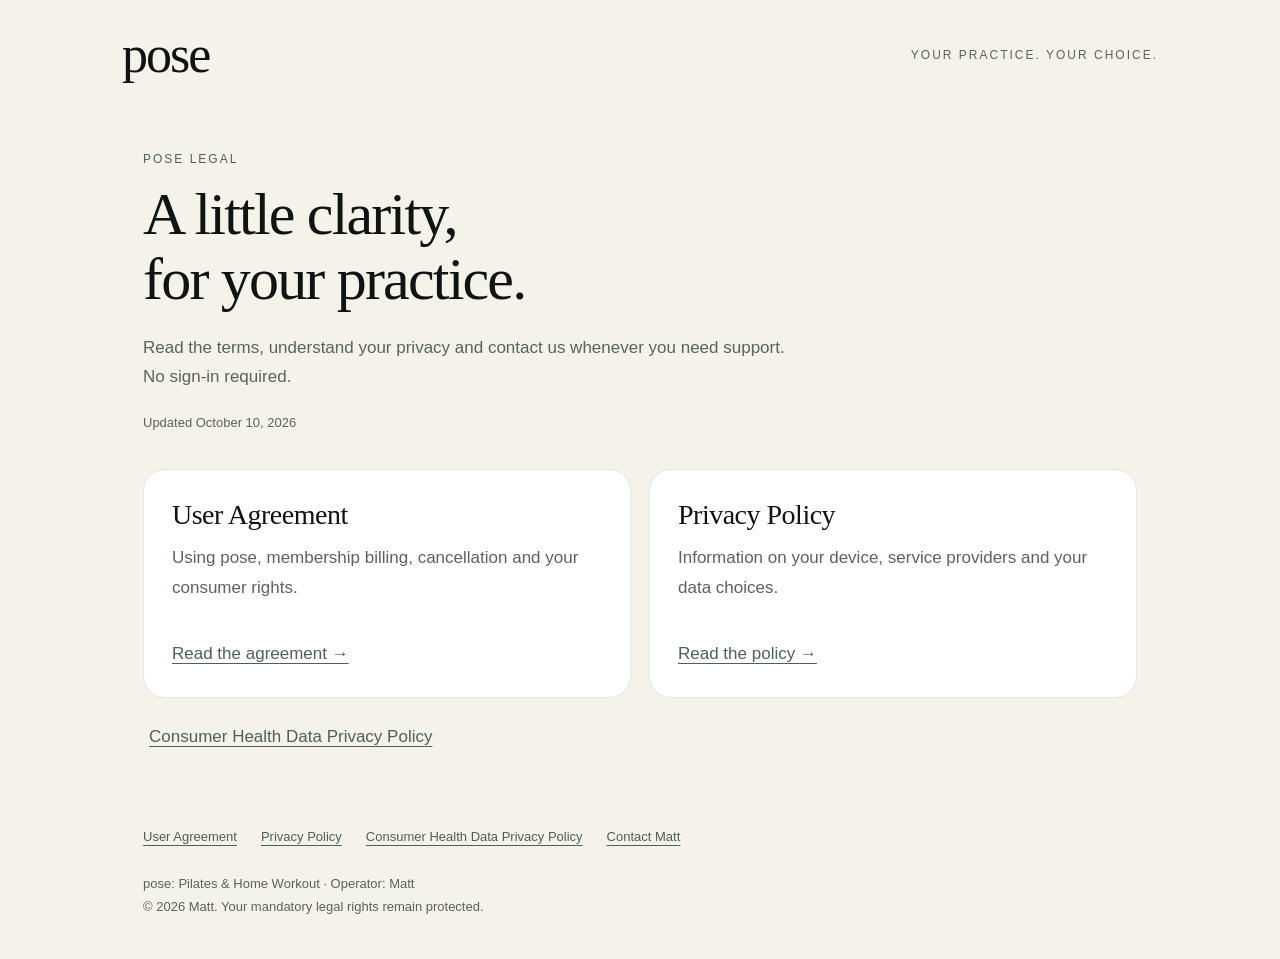
<file: index.html>
<!doctype html>
<html lang="en"><head><meta charset="utf-8"><meta name="viewport" content="width=device-width, initial-scale=1"><meta name="color-scheme" content="light"><title>Legal &amp; privacy · pose</title><meta name="description" content="Public legal information for pose: Pilates &amp; Home Workout."><meta name="theme-color" content="#f5f2ea"><link rel="canonical" href="https://lee271420-ship-it.github.io/pose-legal/"><link rel="icon" href="./favicon.svg" type="image/svg+xml"><link rel="stylesheet" href="./styles.css"></head><body>
<a class="skip" href="#main">Skip to content</a><header class="site-header"><a class="brand" href="./" aria-label="pose legal home">pose</a><span class="brand-note">your practice. your choice.</span></header>
<main id="main"><div class="hero"><p class="eyebrow">pose legal</p><h1>A little clarity,<br>for your practice.</h1><p class="intro">Read the terms, understand your privacy and contact us whenever you need support. No sign-in required.</p><p class="meta">Updated October 10, 2026</p></div><div class="cards"><a class="card" href="terms/"><h2>User Agreement</h2><p>Using pose, membership billing, cancellation and your consumer rights.</p><span>Read the agreement →</span></a><a class="card" href="privacy/"><h2>Privacy Policy</h2><p>Information on your device, service providers and your data choices.</p><span>Read the policy →</span></a></div><p style="margin:24px 6px"><a href="consumer-health/">Consumer Health Data Privacy Policy</a></p></main><footer><nav class="footer-links" aria-label="Legal documents"><a href="./terms/">User Agreement</a><a href="./privacy/">Privacy Policy</a><a href="./consumer-health/">Consumer Health Data Privacy Policy</a><a href="mailto:matt1232026@gmail.com">Contact Matt</a></nav><p>pose: Pilates &amp; Home Workout · Operator: Matt<br>© 2026 Matt. Your mandatory legal rights remain protected.</p></footer></body></html>
</file>
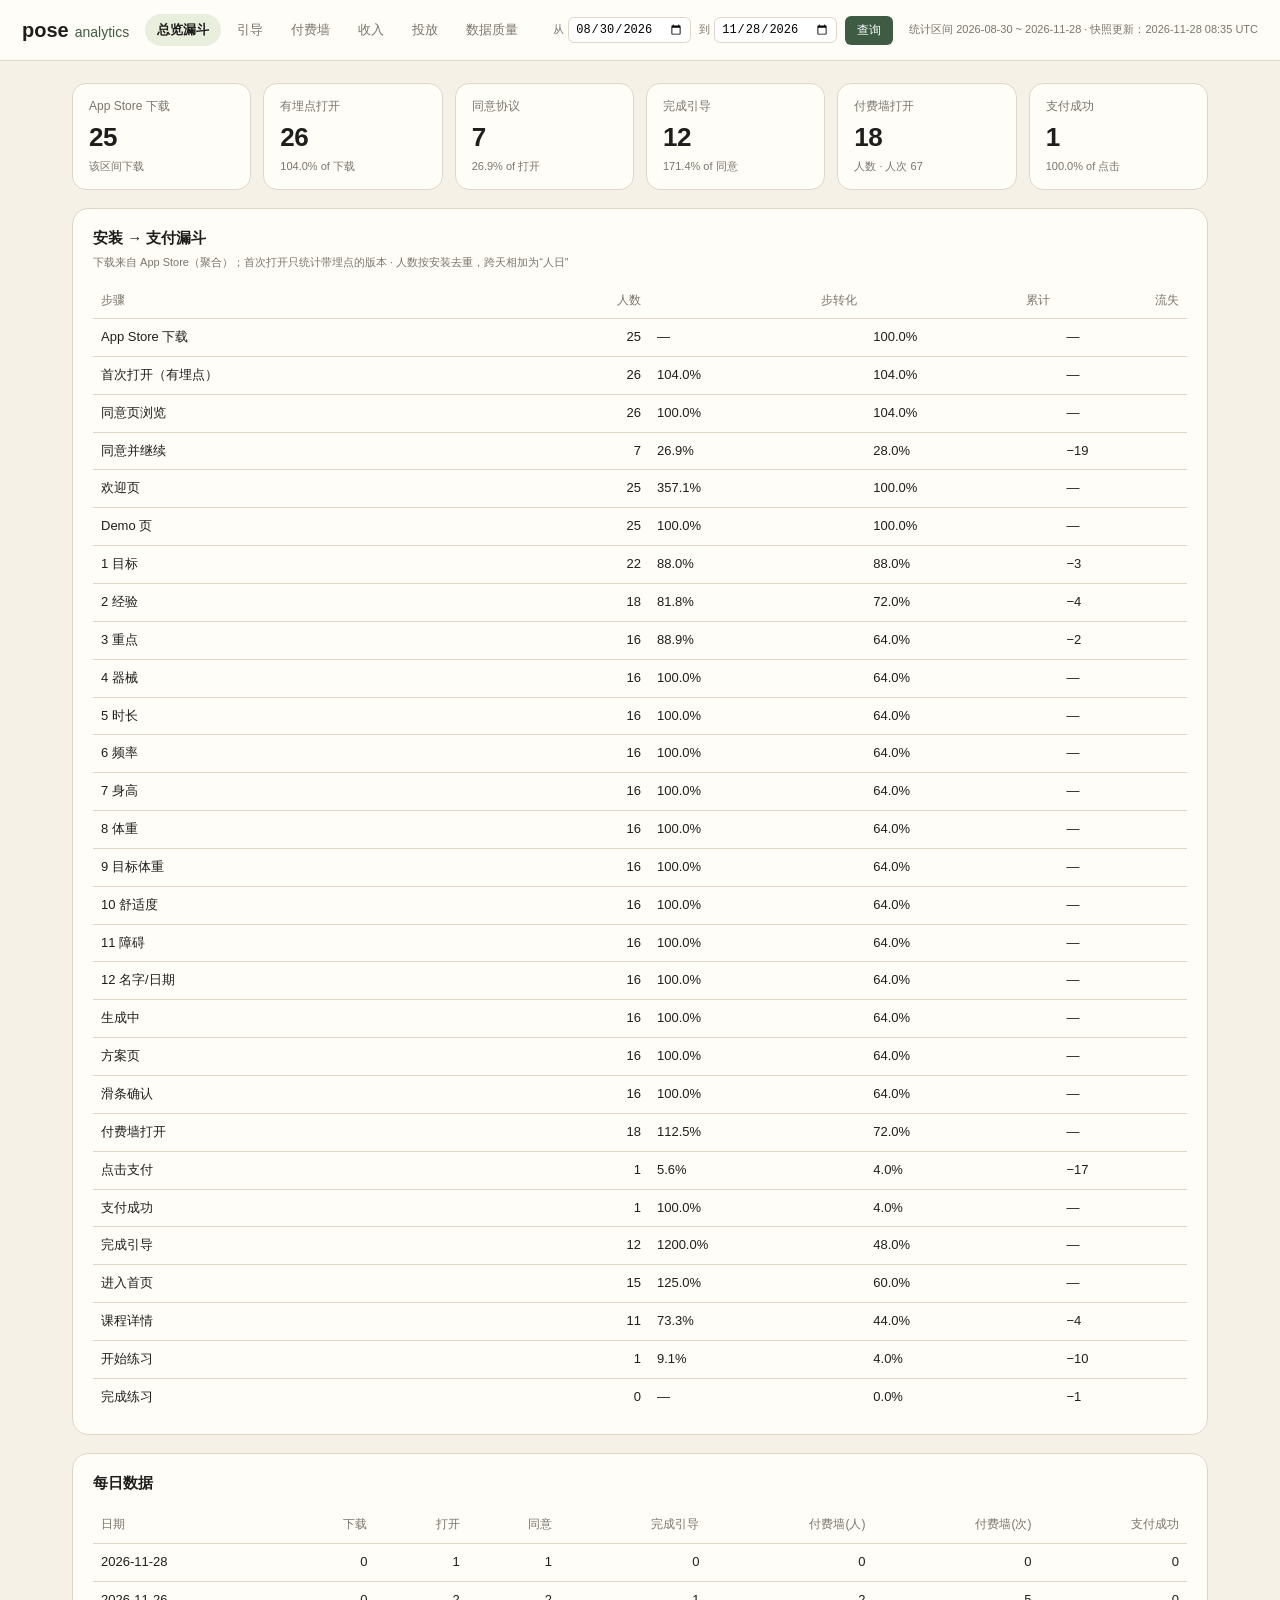
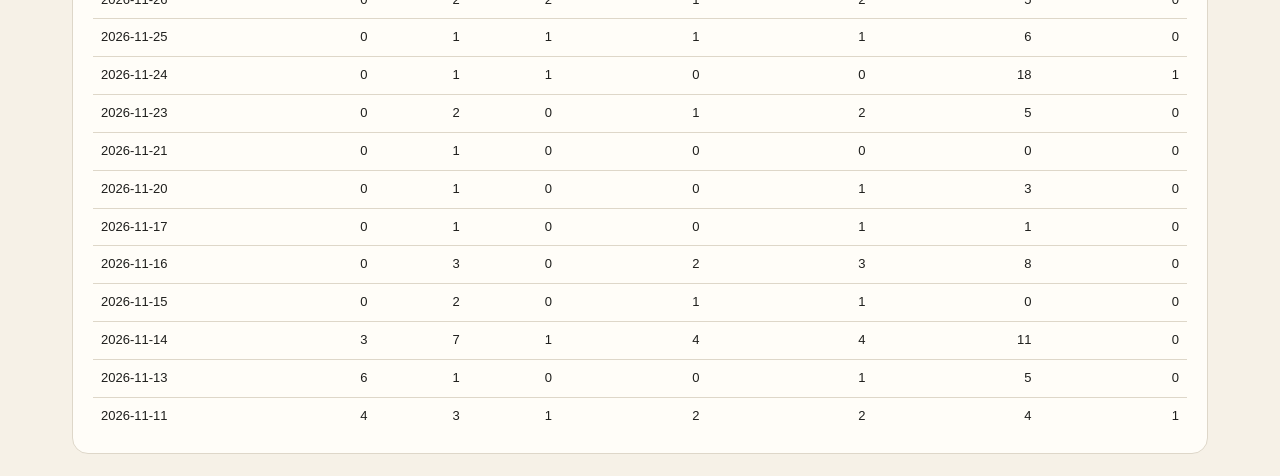
<file: analytics/index.html>
<!doctype html>
<html lang="zh-CN">
<head>
<meta charset="utf-8">
<meta name="viewport" content="width=device-width, initial-scale=1">
<meta name="robots" content="noindex,nofollow">
<title>pose · analytics</title>
<style>
:root{--cream:#f6f1e7;--ink:#1e1e1c;--muted:#7a756b;--green:#3d5c43;--pale:#e9efdd;--line:#ded7c9;--white:#fffdf8;--red:#a4472f}
*{box-sizing:border-box}
body{margin:0;background:var(--cream);color:var(--ink);font:14px/1.45 -apple-system,BlinkMacSystemFont,"Segoe UI",Helvetica,Arial,sans-serif}
header{position:sticky;top:0;z-index:5;display:flex;flex-wrap:wrap;align-items:center;gap:16px;padding:14px 22px;background:var(--white);border-bottom:1px solid var(--line)}
.brand{font-size:20px;font-weight:700}.brand span{margin-left:6px;color:var(--green);font-weight:500;font-size:14px}
nav{display:flex;gap:4px;flex-wrap:wrap}
nav button{border:0;background:transparent;color:var(--muted);padding:7px 12px;border-radius:999px;cursor:pointer;font-size:13px}
nav button.active{background:var(--pale);color:var(--ink);font-weight:600}
.meta{margin-left:auto;color:var(--muted);font-size:11px;text-align:right}
main{padding:22px;max-width:1180px;margin:0 auto}
.panel{display:flex;flex-direction:column;gap:18px}
.card{background:var(--white);border:1px solid var(--line);border-radius:16px;padding:18px 20px}
.card h2{margin:0 0 14px;font-size:15px;font-weight:600}
.kpis{display:grid;grid-template-columns:repeat(auto-fit,minmax(150px,1fr));gap:12px}
.kpi{background:var(--white);border:1px solid var(--line);border-radius:14px;padding:14px 16px}
.kpi .label{color:var(--muted);font-size:12px}.kpi .value{font-size:26px;font-weight:650;letter-spacing:-.5px;margin-top:4px}.kpi .hint{color:var(--muted);font-size:11px;margin-top:2px}
table{width:100%;border-collapse:collapse}
th,td{text-align:left;padding:9px 8px;border-bottom:1px solid var(--line);font-size:13px}
th{color:var(--muted);font-weight:500;font-size:12px}
tr:last-child td{border-bottom:0}
td.num,th.num{text-align:right;font-variant-numeric:tabular-nums}
.two{display:grid;grid-template-columns:1fr 1fr;gap:18px}
@media(max-width:820px){.two{grid-template-columns:1fr}}
.muted{color:var(--muted)}
.bar{height:8px;background:var(--pale);border-radius:99px;min-width:60px;overflow:hidden}
.bar i{display:block;height:100%;background:var(--green)}
.drop{color:var(--red)}
.hidden{display:none}
.filters{display:flex;gap:8px;align-items:center;margin-left:auto}
.filters label{font-size:11px;color:var(--muted);display:flex;gap:4px;align-items:center}
.filters input{border:1px solid var(--line);border-radius:6px;padding:4px 6px;font-size:12px;background:#fff}
.filters button{border:0;border-radius:6px;padding:6px 12px;font-size:12px;background:var(--green);color:#fff;cursor:pointer}
.meta{margin-left:0}
.env-switch{display:flex;gap:6px}
.env-switch button{border:1px solid var(--line);background:var(--white);color:var(--muted);border-radius:999px;padding:6px 14px;font-size:12px;cursor:pointer}
.env-switch button.active{background:var(--pale);color:var(--ink);border-color:var(--pale);font-weight:600}
</style>
</head>
<body>
<header>
  <div class="brand">pose<span>analytics</span></div>
  <nav id="tabs">
    <button data-tab="overview" class="active">总览漏斗</button>
    <button data-tab="onboarding">引导</button>
    <button data-tab="paywall">付费墙</button>
    <button data-tab="revenue">收入</button>
    <button data-tab="ads">投放</button>
    <button data-tab="quality">数据质量</button>
  </nav>
  <div class="filters">
    <label>从 <input type="date" id="from" /></label>
    <label>到 <input type="date" id="to" /></label>
    <button id="apply">查询</button>
  </div>
  <div class="meta" id="meta">加载中…</div>
</header>
<main>
  <section class="panel" id="panel-overview">
    <div class="kpis" id="overview-kpis"></div>
    <div class="card"><h2>安装 → 支付漏斗</h2><p class="muted" id="funnel-note" style="margin:-8px 0 12px;font-size:11px"></p><table id="funnel-table"></table></div>
    <div class="card"><h2>每日数据</h2><table id="daily-table"></table></div>
  </section>
  <section class="panel hidden" id="panel-onboarding">
    <div class="card"><h2>引导逐步折损</h2><table id="onboarding-table"></table></div>
    <div class="card"><h2>答案分布</h2><div id="answers" class="two"></div></div>
  </section>
  <section class="panel hidden" id="panel-paywall">
    <div class="kpis" id="paywall-kpis"></div>
    <div class="card"><h2>按入口来源</h2><table id="paywall-source"></table></div>
    <div class="two">
      <div class="card"><h2>关闭原因</h2><table id="paywall-close"></table></div>
      <div class="card"><h2>支付结果</h2><table id="paywall-result"></table></div>
    </div>
    <div class="card"><h2>套餐选择</h2><table id="paywall-plan"></table></div>
  </section>
  <section class="panel hidden" id="panel-revenue">
    <div class="kpis" id="revenue-kpis"></div>
    <div class="card"><h2>订单明细（App Store 生产环境）</h2><table id="orders-table"></table></div>
    <div class="two">
      <div class="card"><h2>收入按天</h2><table id="orders-daily"></table></div>
      <div class="card"><h2>订阅状态</h2><table id="revenue-status"></table></div>
    </div>
    <div class="two">
      <div class="card"><h2>RevenueCat 事件类型</h2><table id="revenue-types"></table></div>
      <div class="card"><h2>最近购买事件</h2><table id="revenue-recent"></table></div>
    </div>
  </section>
  <section class="panel hidden" id="panel-ads">
    <div class="kpis" id="ads-kpis"></div>
    <div class="two">
      <div class="card"><h2>按广告系列</h2><table id="ads-campaign"></table></div>
      <div class="card"><h2>按关键词</h2><table id="ads-keyword"></table></div>
    </div>
  </section>
  <section class="panel hidden" id="panel-quality">
    <div class="card"><h2>每日事件量与下载</h2><table id="quality-daily"></table></div>
    <div class="two">
      <div class="card"><h2>版本分布</h2><table id="quality-versions"></table></div>
      <div class="card"><h2>事件量 Top</h2><table id="quality-events"></table></div>
    </div>
  </section>
</main>
<script>
const STAGES = [
  ["app_open","首次打开"],["consent_view","同意页浏览"],["consent_accept","同意并继续"],
  ["welcome","欢迎页"],["demo","Demo 页"],["q_goal","1 目标"],["q_experience","2 经验"],
  ["q_focus","3 重点"],["q_equipment","4 器械"],["q_duration","5 时长"],["q_weekly","6 频率"],
  ["q_height","7 身高"],["q_weight","8 体重"],["q_target_weight","9 目标体重"],
  ["q_comfort","10 舒适度"],["q_barrier","11 障碍"],["q_name_date","12 名字/日期"],
  ["generating","生成中"],["plan","方案页"],["plan_confirmed","滑条确认"],
  ["paywall_open","付费墙打开"],["purchase_click","点击支付"],["purchase_success","支付成功"],
  ["onboarding_complete","完成引导"],["today","进入首页"],["course_detail","课程详情"],
  ["practice_start","开始练习"],["practice_complete","完成练习"]
];
const fmt = v => (v===null||v===undefined)?"—":Number(v).toLocaleString("en-US");
const pct = v => isFinite(v)?(v*100).toFixed(1)+"%":"—";
const $ = id => document.getElementById(id);
const kpi = (label,value,hint)=>`<div class="kpi"><div class="label">${label}</div><div class="value">${value}</div><div class="hint">${hint||""}</div></div>`;

function table(node,headers,rows){
  const head = headers.map(h=>`<th class="${h.num?"num":""}">${h.label}</th>`).join("");
  const body = rows.length
    ? rows.map(r=>`<tr>${r.map(c=>`<td class="${typeof c==="number"?"num":""}">${typeof c==="number"?fmt(c):(c??"—")}</td>`).join("")}</tr>`).join("")
    : `<tr><td colspan="${headers.length}" class="muted">该区间暂无数据</td></tr>`;
  node.innerHTML = `<thead><tr>${head}</tr></thead><tbody>${body}</tbody>`;
}

let DATA = null;
let RANGE = { from:"", to:"" };
const inRange = day => (!RANGE.from || day>=RANGE.from) && (!RANGE.to || day<=RANGE.to);

function aggregate(){
  const daily = DATA.daily||{};
  const downloads = ((DATA.quality||{}).asc||[]).filter(r=>inRange(r.day)).reduce((s,r)=>s+(r.downloads||0),0);
  const installs = (daily.installs||[]).filter(r=>inRange(r.day)).reduce((s,r)=>s+r.n,0);
  const stages = {};
  for(const r of daily.funnel||[]) if(inRange(r.day)) stages[r.milestone]=(stages[r.milestone]||0)+r.users;
  const paywall = {opened:0,closed:0,clicked:0,succeeded:0};
  for(const r of daily.paywall||[]) if(inRange(r.day)){
    paywall.opened+=r.opened||0; paywall.closed+=r.closed||0;
    paywall.clicked+=r.clicked||0; paywall.succeeded+=r.succeeded||0;
  }
  const orders = {units:0,revenue:0};
  for(const r of (DATA.orders||{}).daily||[]) if(inRange(r.day)){
    orders.units+=r.units||0; orders.revenue+=r.revenue||0;
  }
  return {downloads,installs,stages,paywall,orders};
}

function renderOverview(){
  const a = aggregate();
  const downloads = a.downloads, opens = a.stages.app_open||0, consent = a.stages.consent_accept||0;
  const complete = a.stages.onboarding_complete||0;
  const paywallUsers = a.stages.paywall_open||0;
  const success = a.stages.purchase_success||0;
  const clicked = a.stages.purchase_click||0;

  $("overview-kpis").innerHTML =
    kpi("App Store 下载",fmt(downloads),"该区间下载")+
    kpi("有埋点打开",fmt(opens),downloads?`${pct(opens/downloads)} of 下载`:"")+
    kpi("同意协议",fmt(consent),opens?`${pct(consent/opens)} of 打开`:"")+
    kpi("完成引导",fmt(complete),consent>0?`${pct(complete/consent)} of 同意`:"同意事件缺失")+
    kpi("付费墙打开",fmt(paywallUsers),`人数 · 人次 ${fmt(a.paywall.opened)}`)+
    kpi("支付成功",fmt(success),clicked?`${pct(success/clicked)} of 点击`:"");

  const rows=[]; let prev=opens;
  rows.push(["App Store 下载",downloads,"—","100.0%","—"]);
  rows.push(["首次打开（有埋点）",opens,downloads?pct(opens/downloads):"—",downloads?pct(opens/downloads):"—",
    downloads>opens?`−${fmt(downloads-opens)}`:"—"]);
  let last=0; STAGES.forEach((s,i)=>{ if((a.stages[s[0]]||0)>0) last=i; });
  STAGES.forEach((s,i)=>{
    if(s[0]==="app_open") return;
    if(i>last+1) return;
    const users=a.stages[s[0]]||0, step=prev>0?users/prev:0, cum=downloads>0?users/downloads:0;
    rows.push([s[1],users,step?pct(step):"—",pct(cum),(prev-users)>0?`−${fmt(prev-users)}`:"—"]);
    prev=users;
  });
  table($("funnel-table"),[{label:"步骤"},{label:"人数",num:true},{label:"步转化",num:true},{label:"累计",num:true},{label:"流失",num:true}],rows);

  const downloadMap = new Map((((DATA.quality||{}).asc)||[]).map(r=>[r.day,r.downloads]));
  const dayMap = new Map((DATA.daily&&DATA.daily.installs||[]).map(r=>[r.day,r.n]));
  const rowsDaily = [...dayMap.keys()].filter(inRange).sort((x,y)=>y.localeCompare(x)).map(day=>{
    const st = {};
    for(const r of (DATA.daily.funnel||[])) if(r.day===day) st[r.milestone]=r.users;
    const pw = (DATA.daily.paywall||[]).find(r=>r.day===day)||{opened:0,closed:0,clicked:0,succeeded:0};
    return [day,downloadMap.get(day)||0,dayMap.get(day)||0,st.consent_accept||0,st.onboarding_complete||0,st.paywall_open||0,pw.opened,pw.succeeded];
  });
  table($("daily-table"),[
    {label:"日期"},{label:"下载",num:true},{label:"打开",num:true},{label:"同意",num:true},
    {label:"完成引导",num:true},{label:"付费墙(人)",num:true},{label:"付费墙(次)",num:true},{label:"支付成功",num:true}
  ],rowsDaily);
}

function renderOnboarding(){
  const a = aggregate();
  const rows = [];
  let prev = a.stages.consent_accept||0;
  for(const [key,label] of STAGES.filter(s=>/^q_|^welcome$|^demo$/.test(s[0]))){
    const users = a.stages[key]||0;
    const step = prev>0?users/prev:0;
    rows.push([label,users,step?pct(step):"—"]);
    prev = users || prev;
  }
  table($("onboarding-table"),[{label:"步骤"},{label:"到达",num:true},{label:"步转化",num:true}],rows);
  $("answers").innerHTML = `<p class="muted">答案分布按整个快照区间统计：见下方。</p>`;
  const groups = new Map();
  for(const x of (DATA.onboarding&&DATA.onboarding.answers)||[]){ if(!groups.has(x.step)) groups.set(x.step,[]); groups.get(x.step).push(x); }
  for(const [step,items] of [...groups].slice(0,8)){
    $("answers").innerHTML += `<div><b>${step}</b>${items.slice(0,6).map(x=>`<div class="muted" style="display:flex;justify-content:space-between"><span>${String(x.answer).slice(0,30)}</span><b>${x.n}</b></div>`).join("")}</div>`;
  }
}

function renderPaywall(){
  const a = aggregate();
  const p = a.paywall, users = a.stages.paywall_open||0;
  $("paywall-kpis").innerHTML =
    kpi("打开人数",fmt(users),"去重")+
    kpi("打开人次",fmt(p.opened),"含重复打开")+
    kpi("关闭",fmt(p.closed),p.opened?`关闭率 ${pct(p.closed/p.opened)}`:"")+
    kpi("点击支付",fmt(p.clicked),p.opened?`点击率 ${pct(p.clicked/p.opened)}`:"")+
    kpi("成功",fmt(p.succeeded),p.clicked?`完成率 ${pct(p.succeeded/p.clicked)}`:"")+
    kpi("端到端",p.opened?pct(p.succeeded/p.opened):"—","成功 / 打开人次");
  const group = (node,items)=>table(node,[{label:"分组"},{label:"打开",num:true},{label:"关闭",num:true},{label:"点击",num:true},{label:"成功",num:true},{label:"转化",num:true}],
    (items||[]).map(r=>[r.k,r.opened,r.closed,r.clicked,r.succeeded,r.opened?pct(r.succeeded/r.opened):"—"]));
  const d = DATA.paywall||{};
  group($("paywall-source"),d.bySource);
  group($("paywall-close"),d.byCloseReason);
  group($("paywall-result"),d.byResult);
  group($("paywall-plan"),d.byPlan);
}

function renderRevenue(){
  const a = aggregate();
  const d = DATA.revenue||{};
  const st = new Map((d.statuses||[]).map(r=>[r.status,r.n]));
  $("revenue-kpis").innerHTML =
    kpi("订单数",fmt(a.orders.units),"App Store 生产")+
    kpi("收入",a.orders.revenue?a.orders.revenue.toFixed(2):"0","按商店币种求和")+
    kpi("客单价",a.orders.units?(a.orders.revenue/a.orders.units).toFixed(2):"—","收入 / 订单")+
    kpi("活跃订阅",fmt((st.get("active")||0)+(st.get("trial")||0)),"RC 当前状态")+
    kpi("退款",fmt(st.get("refunded")||0),"")+
    kpi("试用中",fmt(st.get("trial")||0),"");
  table($("orders-table"),
    [{label:"日期"},{label:"产品"},{label:"国家"},{label:"数量",num:true},{label:"单价",num:true},{label:"小计",num:true},{label:"币种"}],
    ((DATA.orders||{}).rows||[]).filter(r=>inRange(r.day)).map(r=>[r.day,r.product,r.country,r.units,
      r.customer_price?r.customer_price.toFixed(2):"—",
      r.customer_price?(r.customer_price*r.units).toFixed(2):"—",r.currency||"—"]));
  table($("orders-daily"),[{label:"日期"},{label:"订单",num:true},{label:"收入",num:true}],
    ((DATA.orders||{}).daily||[]).filter(r=>inRange(r.day)).map(r=>[r.day,r.units,r.revenue?r.revenue.toFixed(2):"—"]));
  table($("revenue-status"),[{label:"状态"},{label:"人数",num:true}],(d.statuses||[]).map(r=>[r.status,r.n]));
  table($("revenue-types"),[{label:"类型"},{label:"次数",num:true},{label:"金额",num:true}],
    (d.totals||[]).map(r=>[r.type,r.n,r.amount?r.amount.toFixed(2):"—"]));
  table($("revenue-recent"),[{label:"时间"},{label:"类型"},{label:"产品"},{label:"周期"},{label:"价格"}],
    (d.recent||[]).slice(0,20).map(r=>[String(r.time).replace("T"," ").slice(0,19),r.type,r.product_id||"—",r.period_type||"—",r.price?`${r.price} ${r.currency||""}`:"—"]));
}

function renderAds(){
  const d = DATA.ads||{}, t = d.totals||{};
  $("ads-kpis").innerHTML =
    kpi("花费",t.spend?t.spend.toFixed(2):"0","Apple Ads")+
    kpi("安装",fmt(t.installs||0),"")+
    kpi("CPA",t.installs?(t.spend/t.installs).toFixed(2):"—","")+
    kpi("点击",fmt(t.taps||0),"")+
    kpi("点击→安装",t.taps?pct(t.installs/t.taps):"—","");
  const rows = items => (items||[]).map(r=>[r.campaign||r.keyword||"—",r.spend?r.spend.toFixed(2):"0",r.installs,r.installs?(r.spend/r.installs).toFixed(2):"—"]);
  table($("ads-campaign"),[{label:"广告系列"},{label:"花费",num:true},{label:"安装",num:true},{label:"CPA",num:true}],rows(d.byCampaign));
  table($("ads-keyword"),[{label:"关键词"},{label:"花费",num:true},{label:"安装",num:true},{label:"CPA",num:true}],rows(d.byKeyword));
}

function renderQuality(){
  const d = DATA.quality||{};
  const asc = new Map((d.asc||[]).map(r=>[r.day,r.downloads]));
  const opens = new Map((d.opens||[]).map(r=>[r.day,r.n]));
  table($("quality-daily"),[{label:"日期"},{label:"事件",num:true},{label:"人数",num:true},{label:"下载",num:true},{label:"打开",num:true}],
    (d.daily||[]).filter(r=>inRange(r.day)).map(r=>[r.day,r.events,r.users,asc.get(r.day)||"—",opens.get(r.day)||"—"]));
  table($("quality-versions"),[{label:"版本"},{label:"人数",num:true}],(d.versions||[]).map(r=>[r.k,r.n]));
  table($("quality-events"),[{label:"事件"},{label:"次数",num:true}],(d.topEvents||[]).map(r=>[r.k,r.n]));
}

function show(tab){
  if(!DATA) return;
  for(const b of document.querySelectorAll("#tabs button")) b.classList.toggle("active",b.dataset.tab===tab);
  for(const p of document.querySelectorAll(".panel")) p.classList.toggle("hidden",p.id!=="panel-"+tab);
  const meta = `统计区间 ${RANGE.from||"—"} ~ ${RANGE.to||"—"} · 快照更新：${String(DATA.generated_at||"").replace("T"," ").slice(0,16)} UTC`;
  $("meta").textContent = meta;
  if(tab==="overview") renderOverview();
  if(tab==="onboarding") renderOnboarding();
  if(tab==="paywall") renderPaywall();
  if(tab==="revenue") renderRevenue();
  if(tab==="ads") renderAds();
  if(tab==="quality") renderQuality();
}

async function boot(){
  try{
    const response = await fetch("./data.json?t="+Date.now(),{cache:"no-store"});
    DATA = await response.json();
    RANGE.from = DATA.range?.from || "";
    RANGE.to = DATA.range?.to || "";
    $("from").value = RANGE.from;
    $("to").value = RANGE.to;
    $("funnel-note").textContent = "下载来自 App Store（聚合）；首次打开只统计带埋点的版本 · 人数按安装去重，跨天相加为“人日”";
    show("overview");
  }catch(e){
    $("meta").textContent = "数据还没生成，请等 GitHub Action 跑完";
  }
}

document.getElementById("tabs").addEventListener("click",e=>{
  const b=e.target.closest("button[data-tab]"); if(b) show(b.dataset.tab);
});
document.getElementById("apply").addEventListener("click",()=>{
  RANGE.from = $("from").value || "";
  RANGE.to = $("to").value || "";
  const active = document.querySelector("#tabs button.active");
  show(active?active.dataset.tab:"overview");
});
boot();
</script>
</body>
</html>
</file>
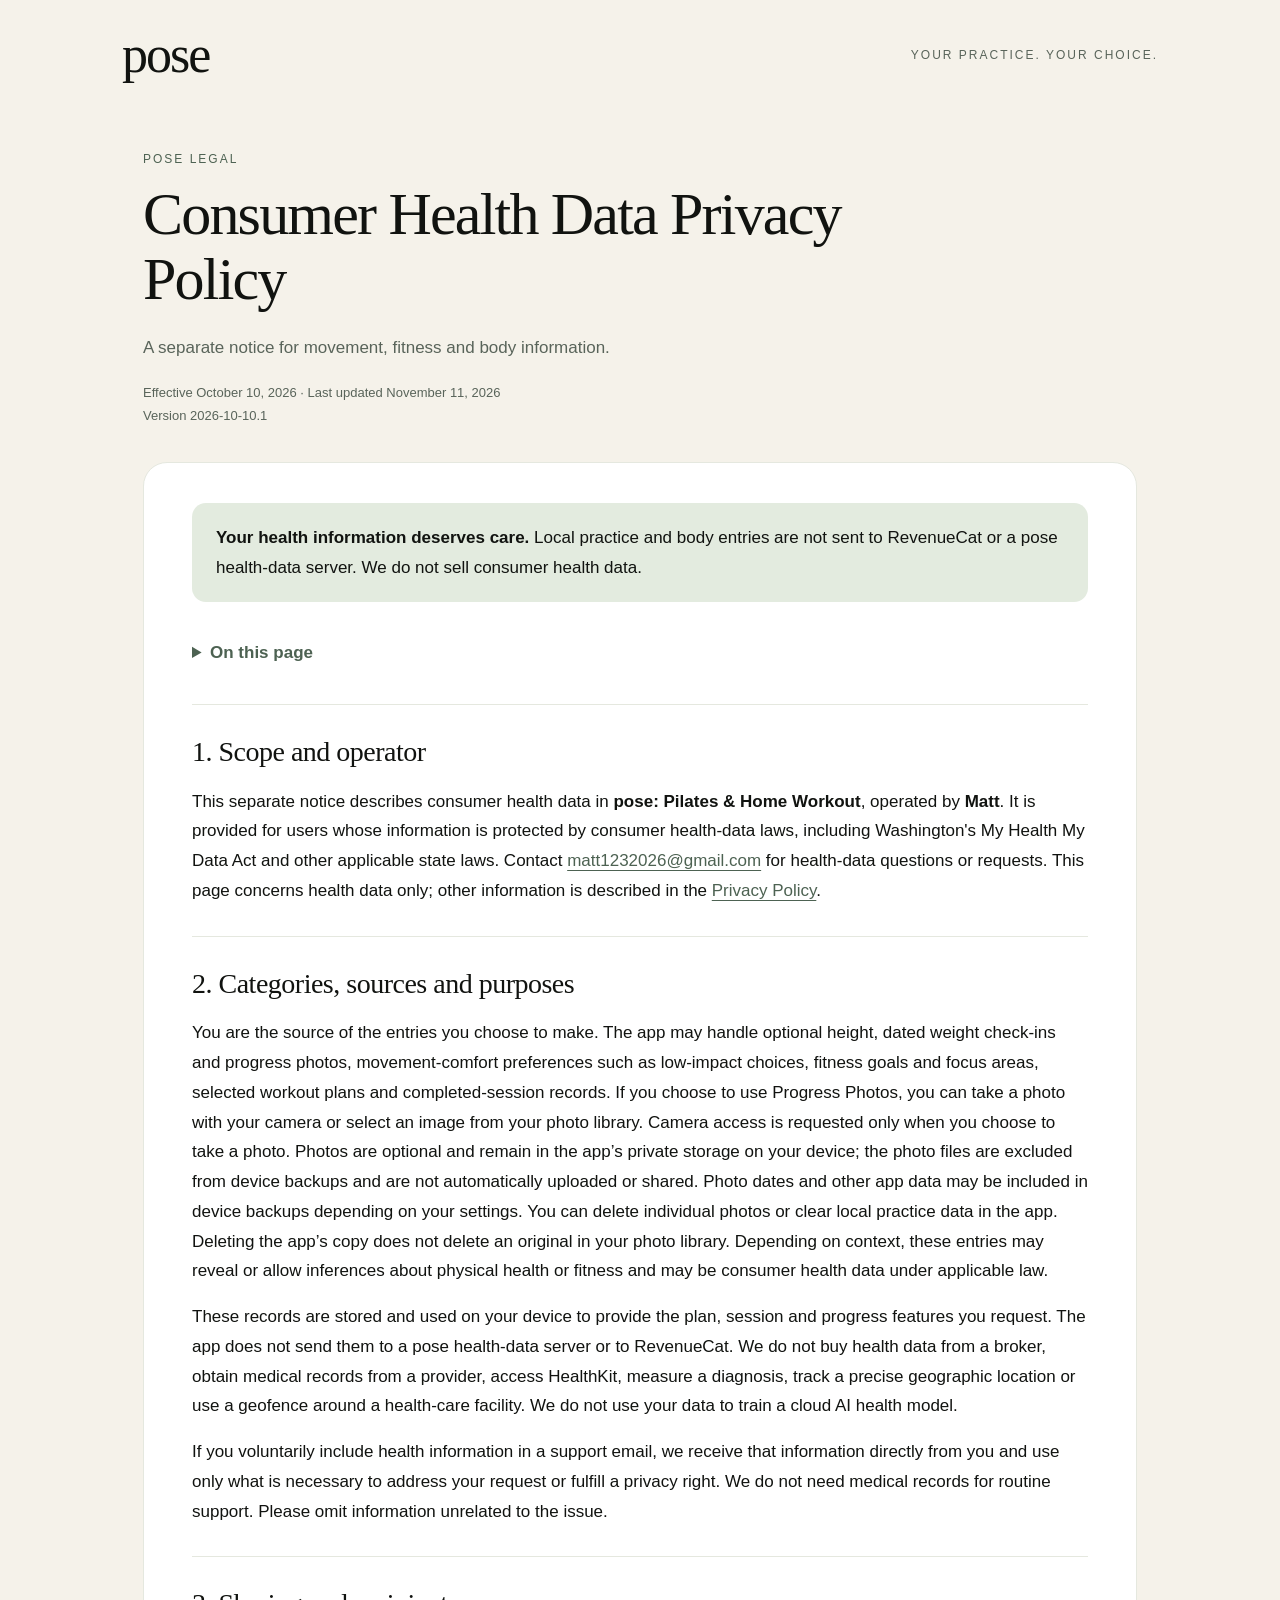
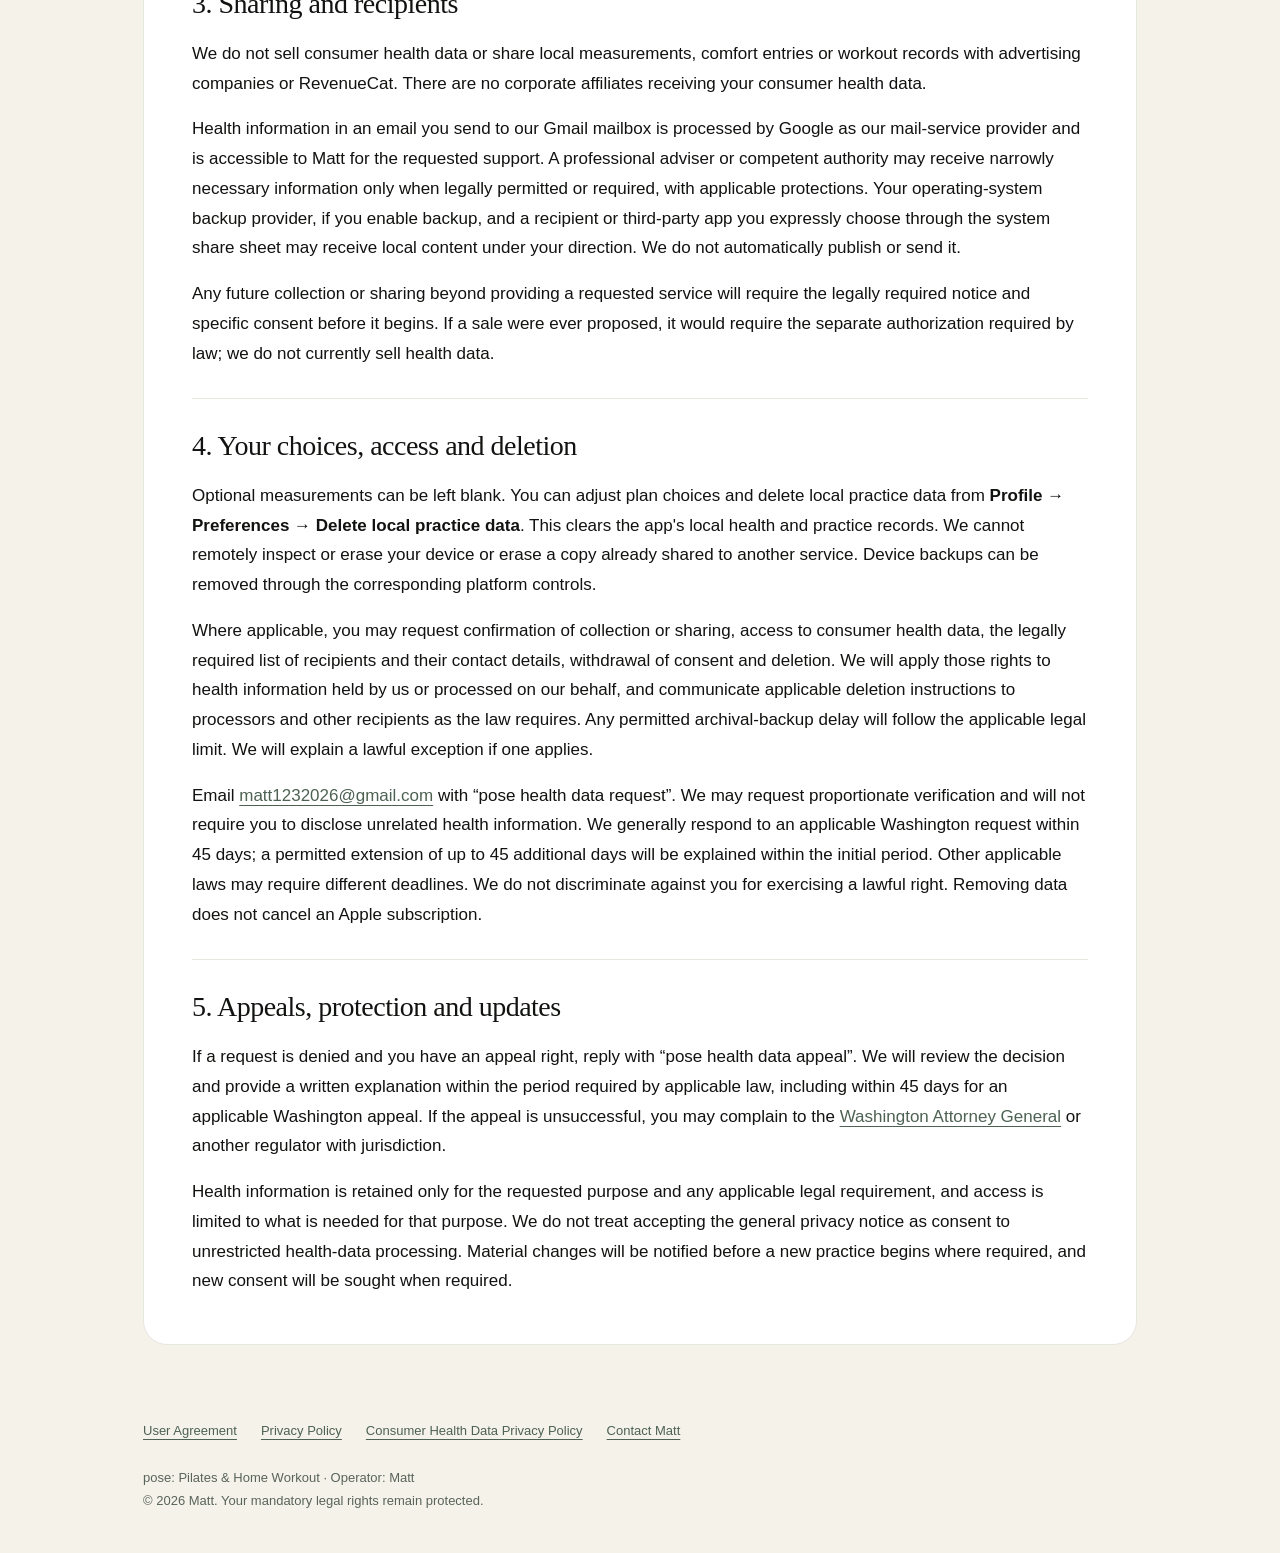
<file: consumer-health/index.html>
<!doctype html>
<html lang="en"><head><meta charset="utf-8"><meta name="viewport" content="width=device-width, initial-scale=1"><meta name="color-scheme" content="light"><title>Consumer Health Data Privacy Policy · pose</title><meta name="description" content="A separate notice for movement, fitness and body information."><meta name="theme-color" content="#f5f2ea"><link rel="canonical" href="https://lee271420-ship-it.github.io/pose-legal/consumer-health/"><link rel="icon" href="../favicon.svg" type="image/svg+xml"><link rel="stylesheet" href="../styles.css"></head><body>
<a class="skip" href="#main">Skip to content</a><header class="site-header"><a class="brand" href="../" aria-label="pose legal home">pose</a><span class="brand-note">your practice. your choice.</span></header>
<main id="main"><div class="hero"><p class="eyebrow">pose legal</p><h1>Consumer Health Data Privacy Policy</h1><p class="intro">A separate notice for movement, fitness and body information.</p><p class="meta">Effective October 10, 2026 · Last updated November 11, 2026<br>Version 2026-10-10.1</p></div><article class="document" aria-label="Consumer Health Data Privacy Policy"><div class="summary"><p><strong>Your health information deserves care.</strong> Local practice and body entries are not sent to RevenueCat or a pose health-data server. We do not sell consumer health data.</p></div><details class="toc"><summary>On this page</summary><ol><li><a href="#scope-and-operator">Scope and operator</a></li><li><a href="#categories-sources-and-purposes">Categories, sources and purposes</a></li><li><a href="#sharing-and-recipients">Sharing and recipients</a></li><li><a href="#your-choices-access-and-deletion">Your choices, access and deletion</a></li><li><a href="#appeals-protection-and-updates">Appeals, protection and updates</a></li></ol></details><section id="scope-and-operator" aria-labelledby="heading-scope-and-operator"><h2 id="heading-scope-and-operator">1. Scope and operator</h2><p>This separate notice describes consumer health data in <strong>pose: Pilates &amp; Home Workout</strong>, operated by <strong>Matt</strong>. It is provided for users whose information is protected by consumer health-data laws, including Washington's My Health My Data Act and other applicable state laws. Contact <a href="mailto:matt1232026@gmail.com">matt1232026@gmail.com</a> for health-data questions or requests. This page concerns health data only; other information is described in the <a href="../privacy/">Privacy Policy</a>.</p></section><section id="categories-sources-and-purposes" aria-labelledby="heading-categories-sources-and-purposes"><h2 id="heading-categories-sources-and-purposes">2. Categories, sources and purposes</h2><p>You are the source of the entries you choose to make. The app may handle optional height, dated weight check-ins and progress photos, movement-comfort preferences such as low-impact choices, fitness goals and focus areas, selected workout plans and completed-session records. If you choose to use Progress Photos, you can take a photo with your camera or select an image from your photo library. Camera access is requested only when you choose to take a photo. Photos are optional and remain in the app’s private storage on your device; the photo files are excluded from device backups and are not automatically uploaded or shared. Photo dates and other app data may be included in device backups depending on your settings. You can delete individual photos or clear local practice data in the app. Deleting the app’s copy does not delete an original in your photo library. Depending on context, these entries may reveal or allow inferences about physical health or fitness and may be consumer health data under applicable law.</p><p>These records are stored and used on your device to provide the plan, session and progress features you request. The app does not send them to a pose health-data server or to RevenueCat. We do not buy health data from a broker, obtain medical records from a provider, access HealthKit, measure a diagnosis, track a precise geographic location or use a geofence around a health-care facility. We do not use your data to train a cloud AI health model.</p><p>If you voluntarily include health information in a support email, we receive that information directly from you and use only what is necessary to address your request or fulfill a privacy right. We do not need medical records for routine support. Please omit information unrelated to the issue.</p></section><section id="sharing-and-recipients" aria-labelledby="heading-sharing-and-recipients"><h2 id="heading-sharing-and-recipients">3. Sharing and recipients</h2><p>We do not sell consumer health data or share local measurements, comfort entries or workout records with advertising companies or RevenueCat. There are no corporate affiliates receiving your consumer health data.</p><p>Health information in an email you send to our Gmail mailbox is processed by Google as our mail-service provider and is accessible to Matt for the requested support. A professional adviser or competent authority may receive narrowly necessary information only when legally permitted or required, with applicable protections. Your operating-system backup provider, if you enable backup, and a recipient or third-party app you expressly choose through the system share sheet may receive local content under your direction. We do not automatically publish or send it.</p><p>Any future collection or sharing beyond providing a requested service will require the legally required notice and specific consent before it begins. If a sale were ever proposed, it would require the separate authorization required by law; we do not currently sell health data.</p></section><section id="your-choices-access-and-deletion" aria-labelledby="heading-your-choices-access-and-deletion"><h2 id="heading-your-choices-access-and-deletion">4. Your choices, access and deletion</h2><p>Optional measurements can be left blank. You can adjust plan choices and delete local practice data from <strong>Profile → Preferences → Delete local practice data</strong>. This clears the app's local health and practice records. We cannot remotely inspect or erase your device or erase a copy already shared to another service. Device backups can be removed through the corresponding platform controls.</p><p>Where applicable, you may request confirmation of collection or sharing, access to consumer health data, the legally required list of recipients and their contact details, withdrawal of consent and deletion. We will apply those rights to health information held by us or processed on our behalf, and communicate applicable deletion instructions to processors and other recipients as the law requires. Any permitted archival-backup delay will follow the applicable legal limit. We will explain a lawful exception if one applies.</p><p>Email <a href="mailto:matt1232026@gmail.com?subject=pose%20health%20data%20request">matt1232026@gmail.com</a> with “pose health data request”. We may request proportionate verification and will not require you to disclose unrelated health information. We generally respond to an applicable Washington request within 45 days; a permitted extension of up to 45 additional days will be explained within the initial period. Other applicable laws may require different deadlines. We do not discriminate against you for exercising a lawful right. Removing data does not cancel an Apple subscription.</p></section><section id="appeals-protection-and-updates" aria-labelledby="heading-appeals-protection-and-updates"><h2 id="heading-appeals-protection-and-updates">5. Appeals, protection and updates</h2><p>If a request is denied and you have an appeal right, reply with “pose health data appeal”. We will review the decision and provide a written explanation within the period required by applicable law, including within 45 days for an applicable Washington appeal. If the appeal is unsuccessful, you may complain to the <a href="https://www.atg.wa.gov/file-complaint">Washington Attorney General</a> or another regulator with jurisdiction.</p><p>Health information is retained only for the requested purpose and any applicable legal requirement, and access is limited to what is needed for that purpose. We do not treat accepting the general privacy notice as consent to unrestricted health-data processing. Material changes will be notified before a new practice begins where required, and new consent will be sought when required.</p></section></article></main><footer><nav class="footer-links" aria-label="Legal documents"><a href="../terms/">User Agreement</a><a href="../privacy/">Privacy Policy</a><a href="../consumer-health/">Consumer Health Data Privacy Policy</a><a href="mailto:matt1232026@gmail.com">Contact Matt</a></nav><p>pose: Pilates &amp; Home Workout · Operator: Matt<br>© 2026 Matt. Your mandatory legal rights remain protected.</p></footer></body></html>
</file>
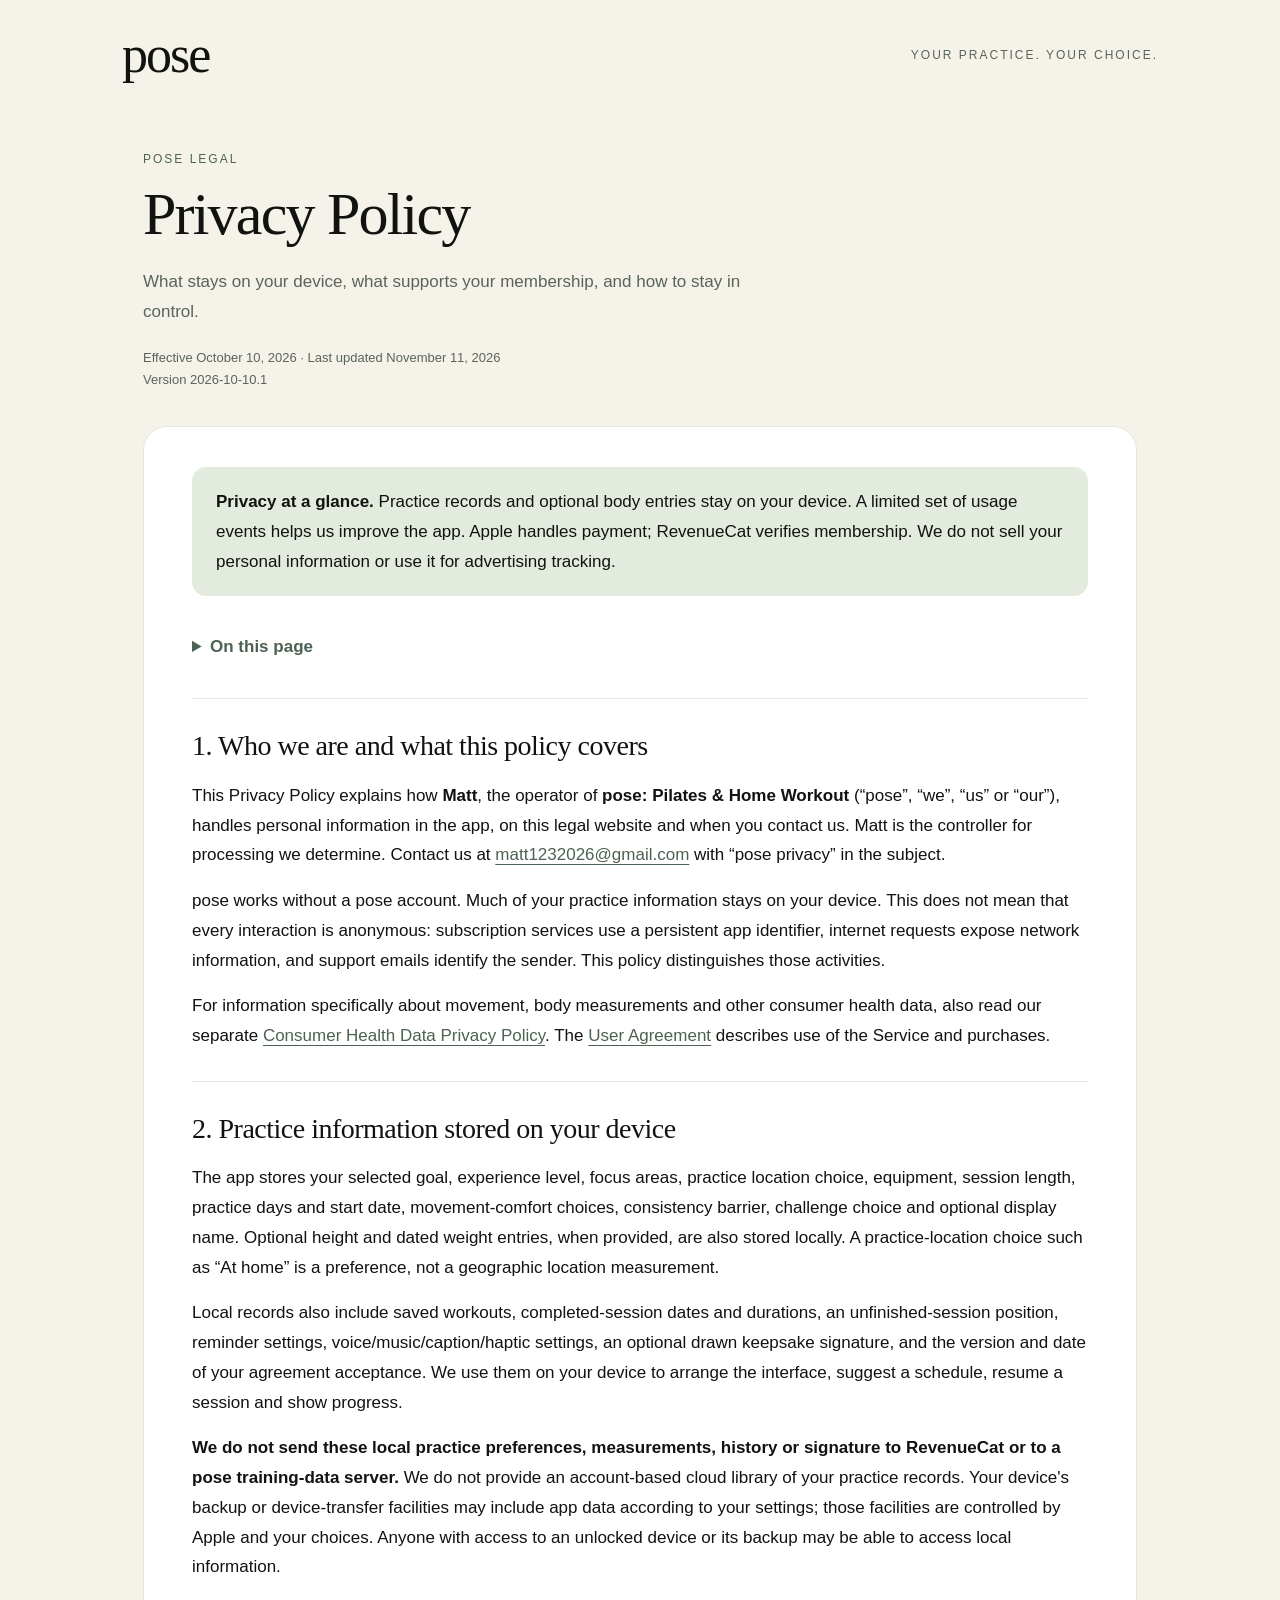
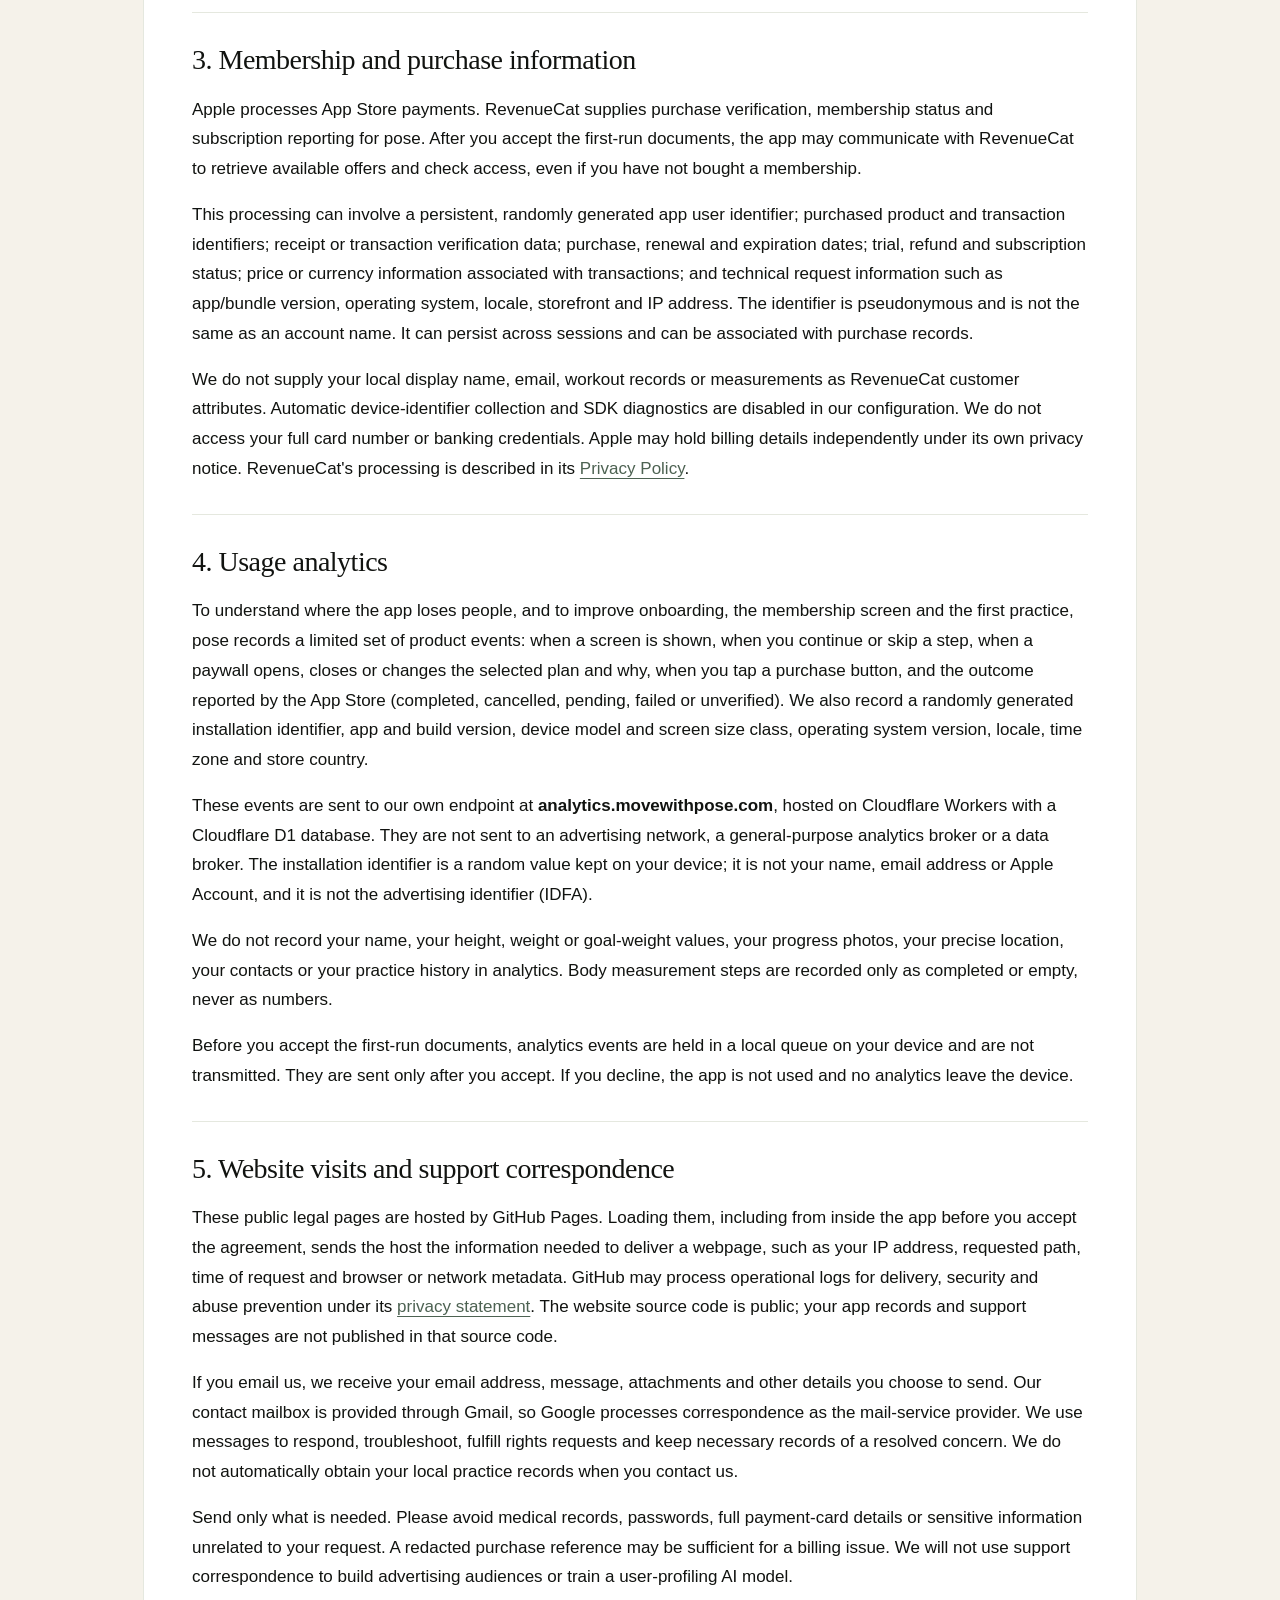
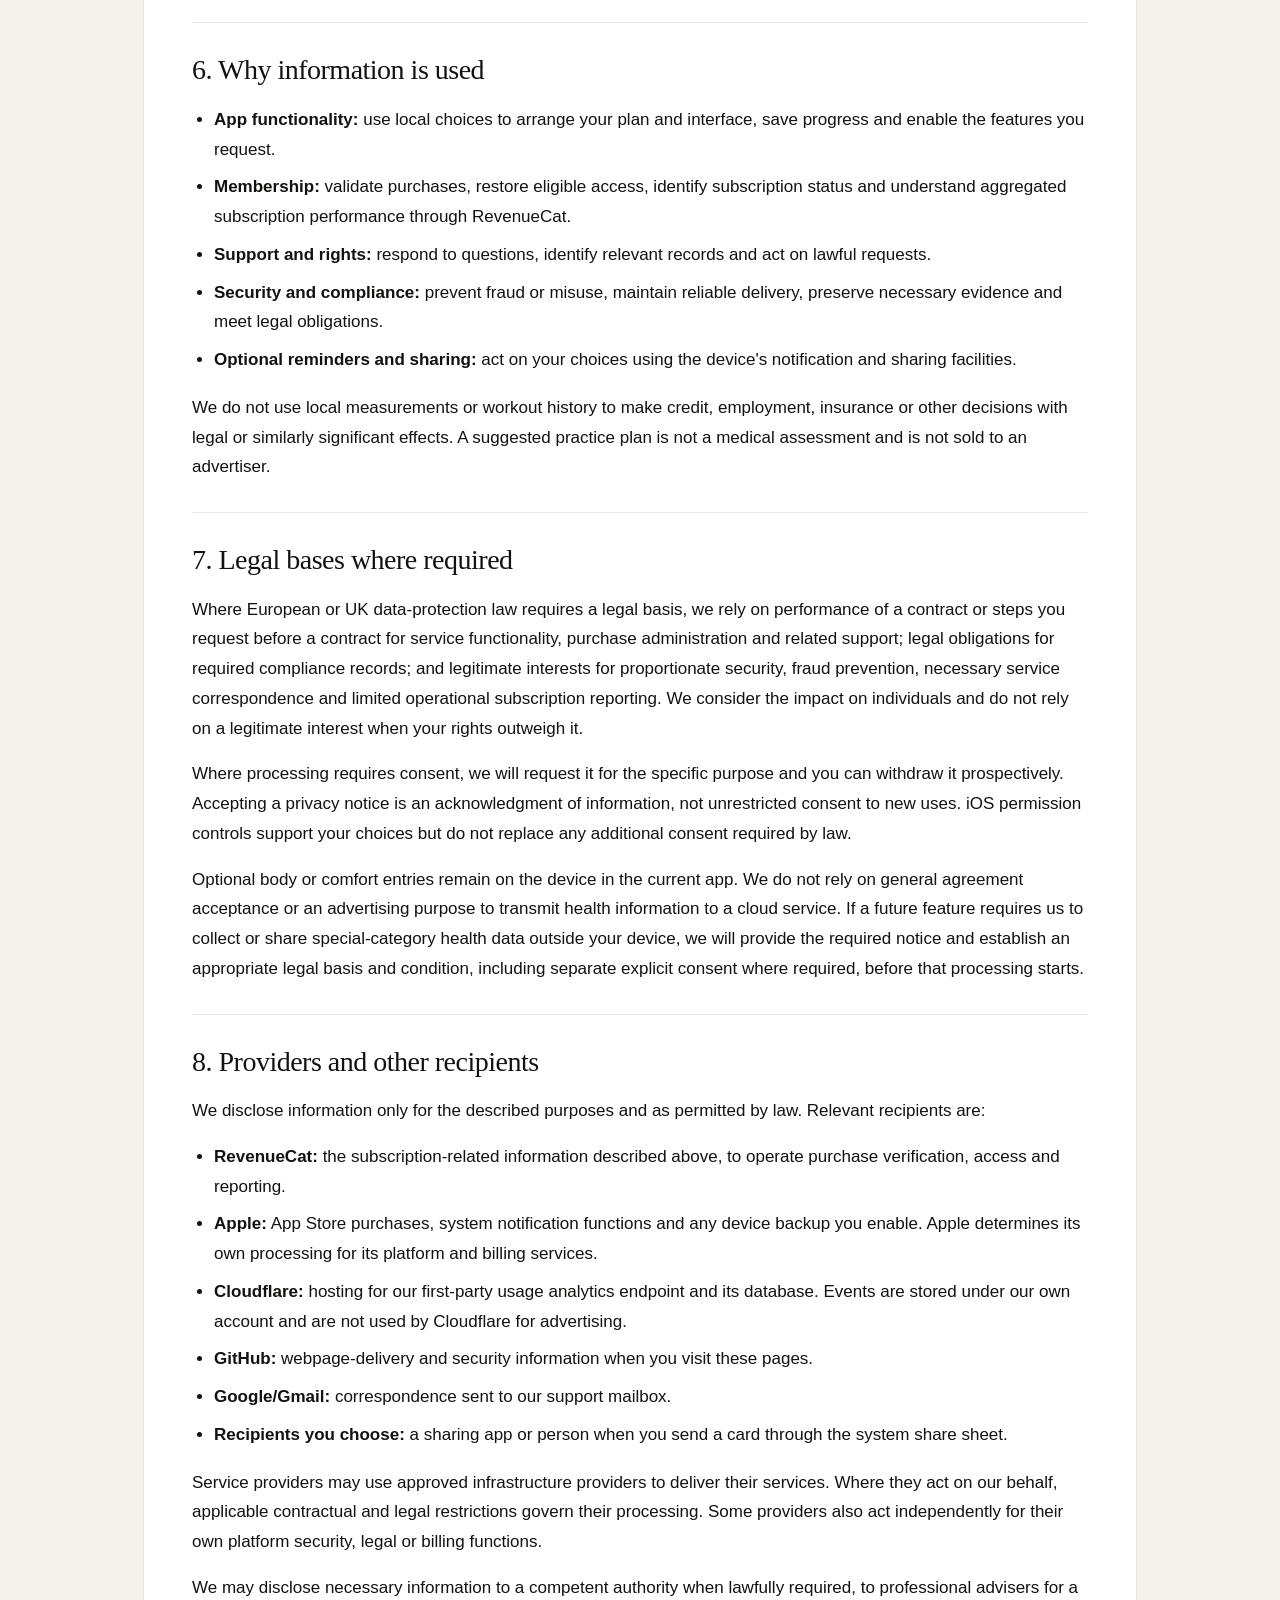
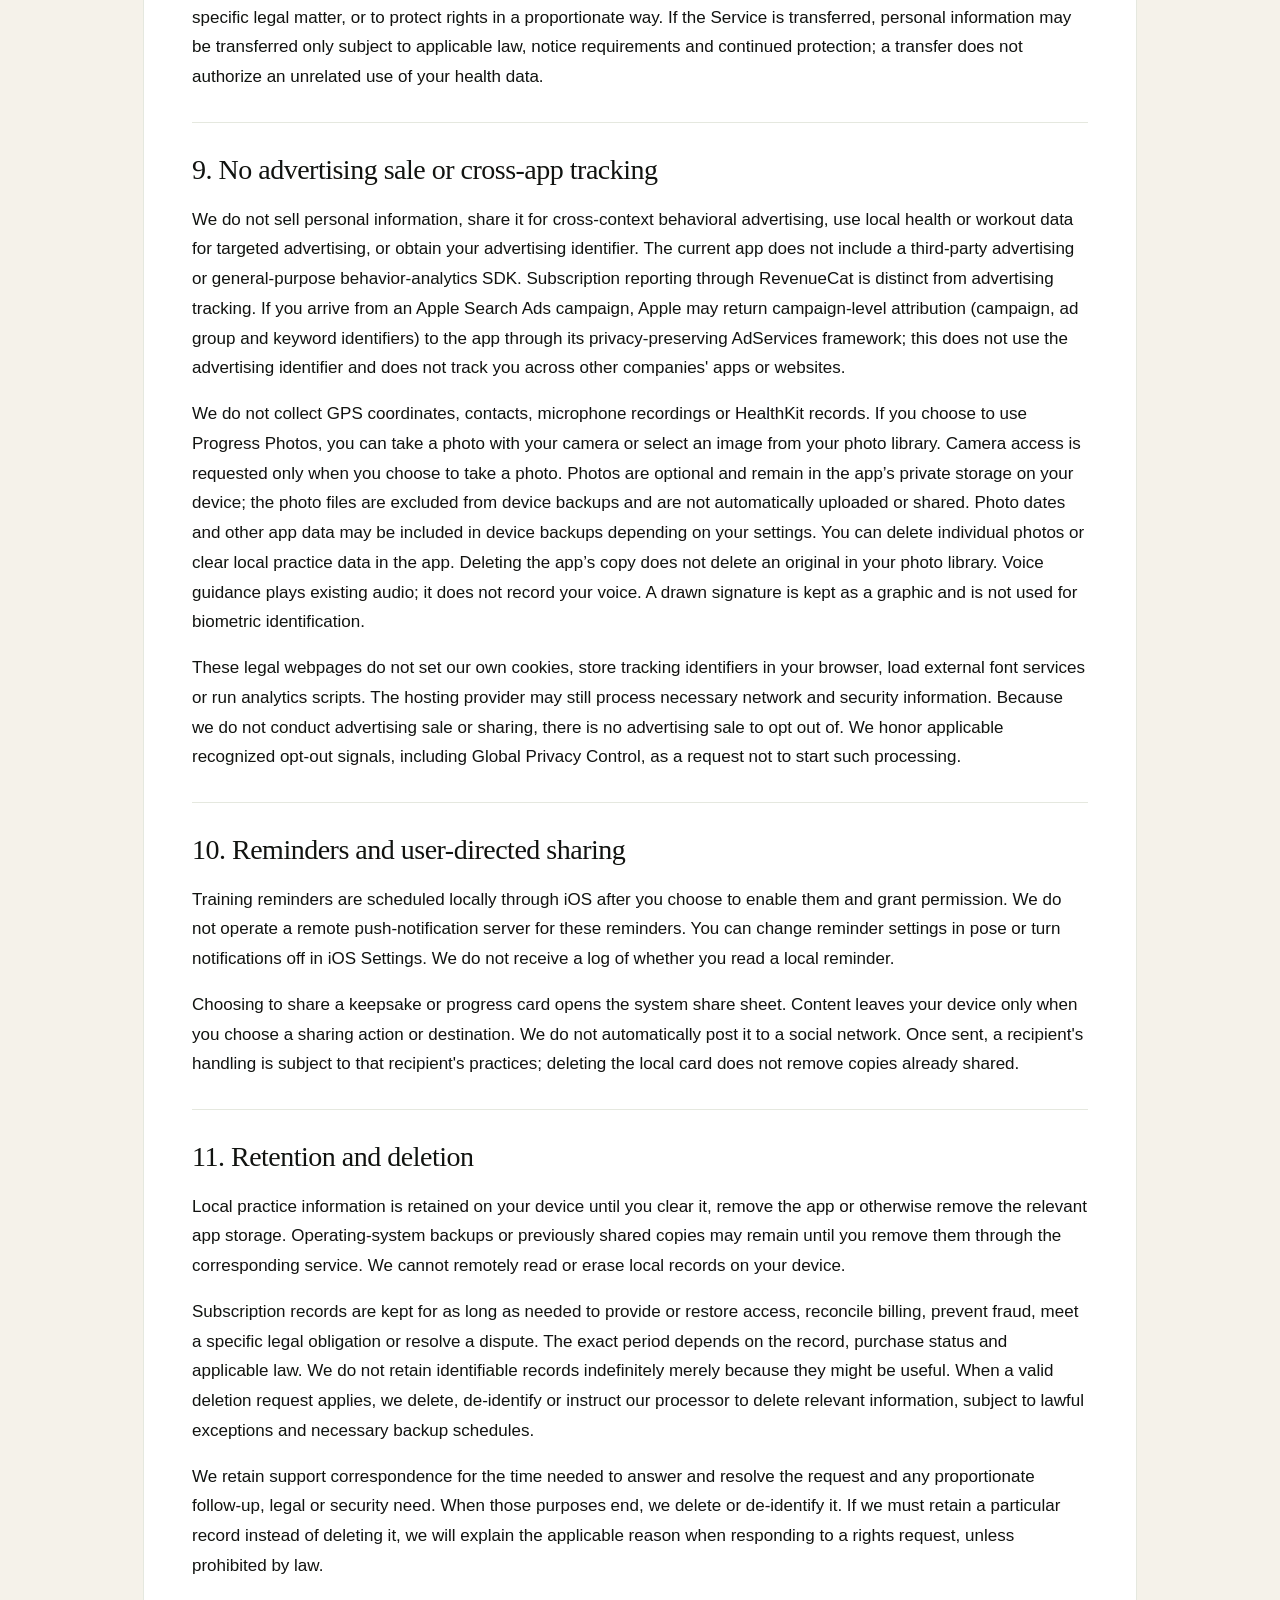
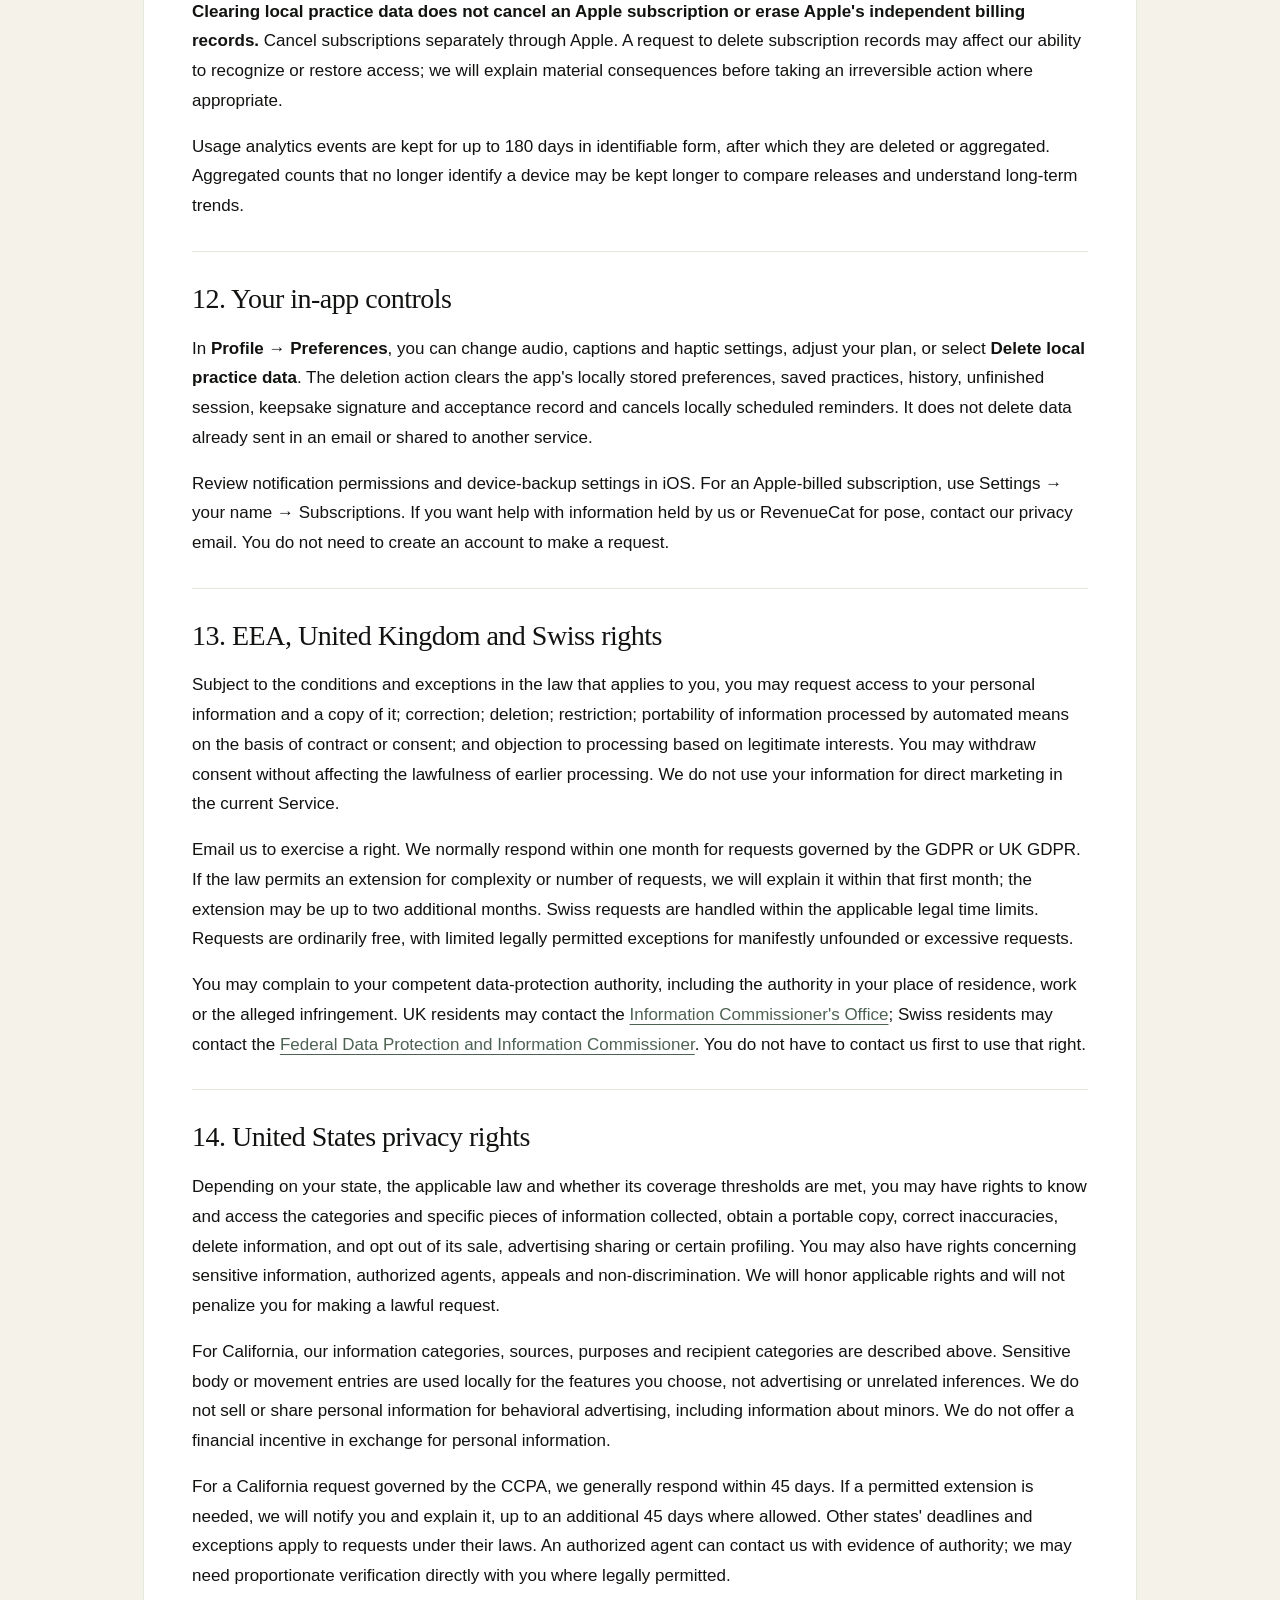
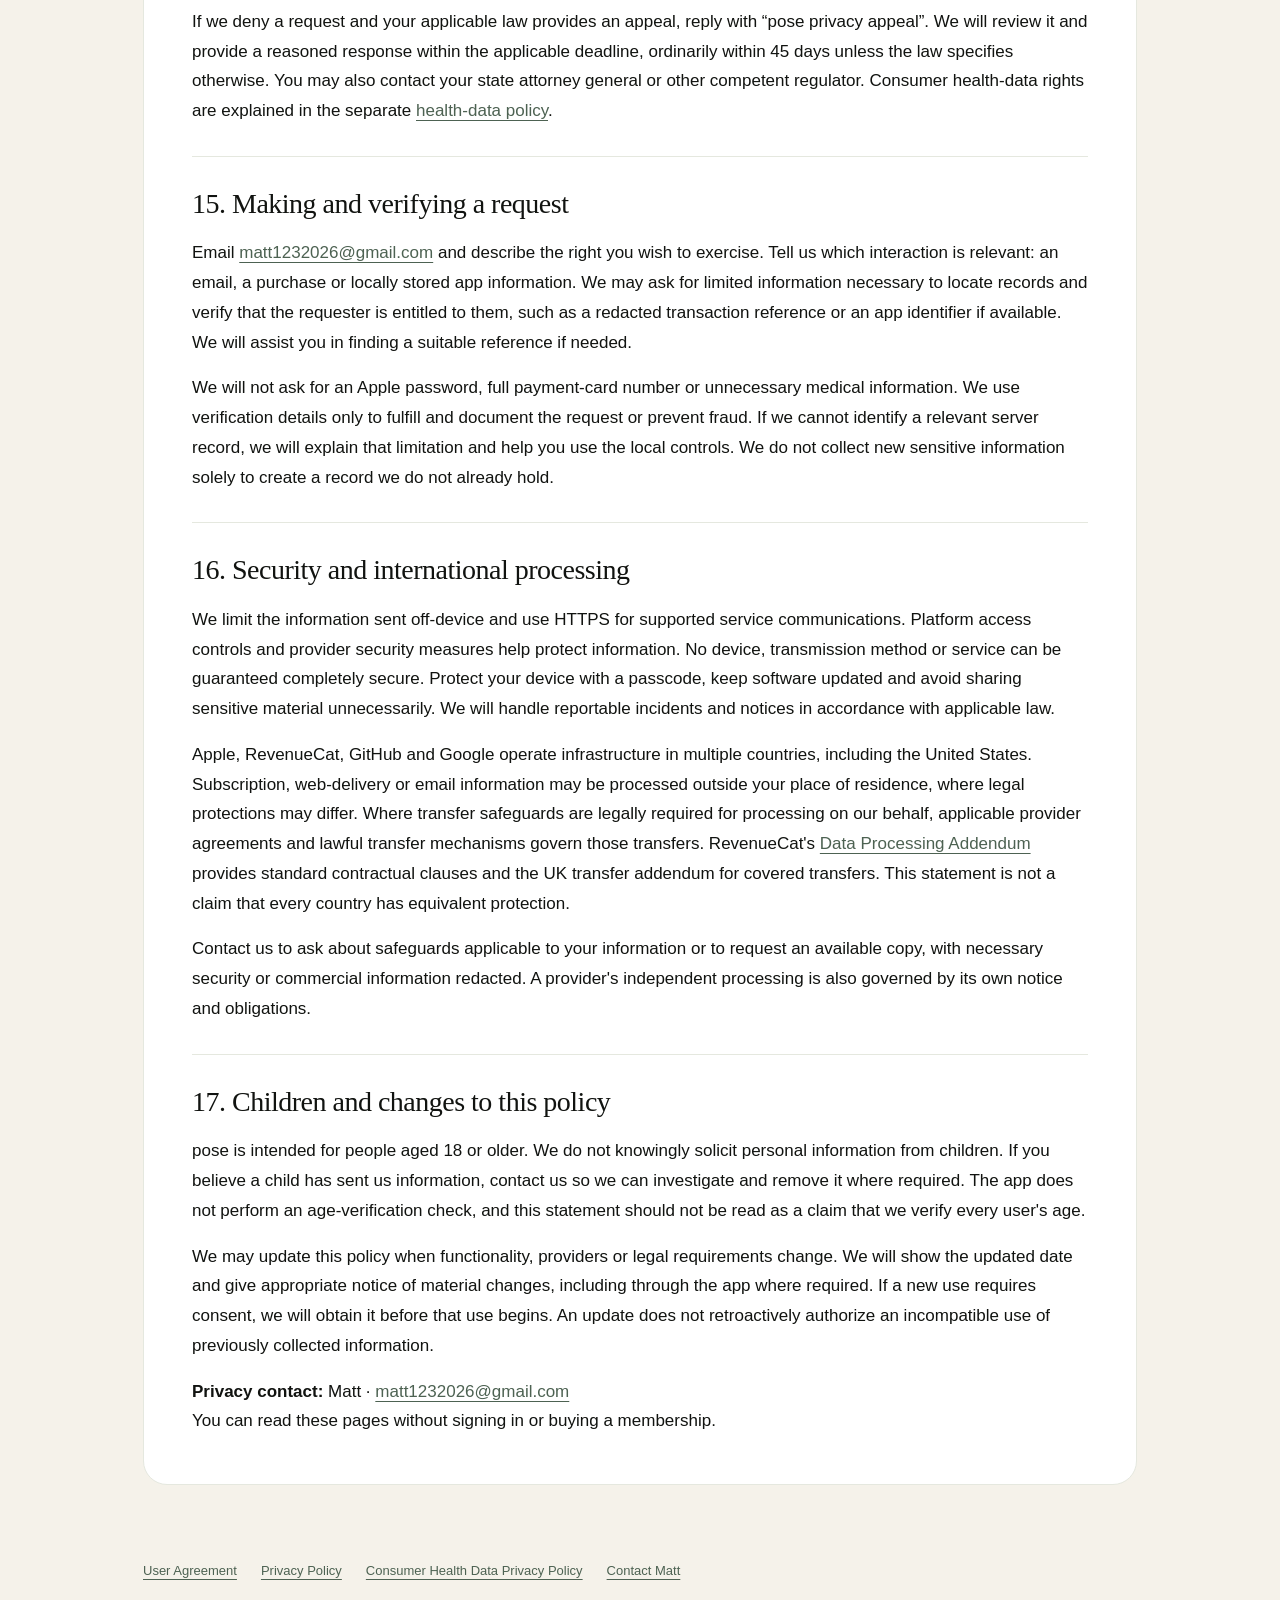
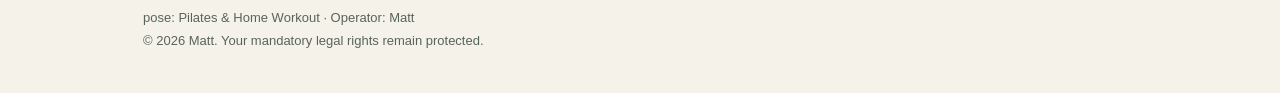
<file: privacy/index.html>
<!doctype html>
<html lang="en"><head><meta charset="utf-8"><meta name="viewport" content="width=device-width, initial-scale=1"><meta name="color-scheme" content="light"><title>Privacy Policy · pose</title><meta name="description" content="What stays on your device, what supports your membership, and how to stay in control."><meta name="theme-color" content="#f5f2ea"><link rel="canonical" href="https://lee271420-ship-it.github.io/pose-legal/privacy/"><link rel="icon" href="../favicon.svg" type="image/svg+xml"><link rel="stylesheet" href="../styles.css"></head><body>
<a class="skip" href="#main">Skip to content</a><header class="site-header"><a class="brand" href="../" aria-label="pose legal home">pose</a><span class="brand-note">your practice. your choice.</span></header>
<main id="main"><div class="hero"><p class="eyebrow">pose legal</p><h1>Privacy Policy</h1><p class="intro">What stays on your device, what supports your membership, and how to stay in control.</p><p class="meta">Effective October 10, 2026 · Last updated November 11, 2026<br>Version 2026-10-10.1</p></div><article class="document" aria-label="Privacy Policy"><div class="summary"><p><strong>Privacy at a glance.</strong> Practice records and optional body entries stay on your device. A limited set of usage events helps us improve the app. Apple handles payment; RevenueCat verifies membership. We do not sell your personal information or use it for advertising tracking.</p></div><details class="toc"><summary>On this page</summary><ol><li><a href="#who-we-are-and-what-this-policy-covers">Who we are and what this policy covers</a></li><li><a href="#practice-information-stored-on-your-device">Practice information stored on your device</a></li><li><a href="#membership-and-purchase-information">Membership and purchase information</a></li><li><a href="#website-visits-and-support-correspondence">Website visits and support correspondence</a></li><li><a href="#why-information-is-used">Why information is used</a></li><li><a href="#legal-bases-where-required">Legal bases where required</a></li><li><a href="#providers-and-other-recipients">Providers and other recipients</a></li><li><a href="#no-advertising-sale-or-cross-app-tracking">No advertising sale or cross-app tracking</a></li><li><a href="#reminders-and-user-directed-sharing">Reminders and user-directed sharing</a></li><li><a href="#retention-and-deletion">Retention and deletion</a></li><li><a href="#your-in-app-controls">Your in-app controls</a></li><li><a href="#eea-united-kingdom-and-swiss-rights">EEA, United Kingdom and Swiss rights</a></li><li><a href="#united-states-privacy-rights">United States privacy rights</a></li><li><a href="#making-and-verifying-a-request">Making and verifying a request</a></li><li><a href="#security-and-international-processing">Security and international processing</a></li><li><a href="#children-and-changes-to-this-policy">Children and changes to this policy</a></li></ol></details><section id="who-we-are-and-what-this-policy-covers" aria-labelledby="heading-who-we-are-and-what-this-policy-covers"><h2 id="heading-who-we-are-and-what-this-policy-covers">1. Who we are and what this policy covers</h2><p>This Privacy Policy explains how <strong>Matt</strong>, the operator of <strong>pose: Pilates &amp; Home Workout</strong> (“pose”, “we”, “us” or “our”), handles personal information in the app, on this legal website and when you contact us. Matt is the controller for processing we determine. Contact us at <a href="mailto:matt1232026@gmail.com">matt1232026@gmail.com</a> with “pose privacy” in the subject.</p><p>pose works without a pose account. Much of your practice information stays on your device. This does not mean that every interaction is anonymous: subscription services use a persistent app identifier, internet requests expose network information, and support emails identify the sender. This policy distinguishes those activities.</p><p>For information specifically about movement, body measurements and other consumer health data, also read our separate <a href="../consumer-health/">Consumer Health Data Privacy Policy</a>. The <a href="../terms/">User Agreement</a> describes use of the Service and purchases.</p></section><section id="practice-information-stored-on-your-device" aria-labelledby="heading-practice-information-stored-on-your-device"><h2 id="heading-practice-information-stored-on-your-device">2. Practice information stored on your device</h2><p>The app stores your selected goal, experience level, focus areas, practice location choice, equipment, session length, practice days and start date, movement-comfort choices, consistency barrier, challenge choice and optional display name. Optional height and dated weight entries, when provided, are also stored locally. A practice-location choice such as “At home” is a preference, not a geographic location measurement.</p><p>Local records also include saved workouts, completed-session dates and durations, an unfinished-session position, reminder settings, voice/music/caption/haptic settings, an optional drawn keepsake signature, and the version and date of your agreement acceptance. We use them on your device to arrange the interface, suggest a schedule, resume a session and show progress.</p><p><strong>We do not send these local practice preferences, measurements, history or signature to RevenueCat or to a pose training-data server.</strong> We do not provide an account-based cloud library of your practice records. Your device's backup or device-transfer facilities may include app data according to your settings; those facilities are controlled by Apple and your choices. Anyone with access to an unlocked device or its backup may be able to access local information.</p></section><section id="membership-and-purchase-information" aria-labelledby="heading-membership-and-purchase-information"><h2 id="heading-membership-and-purchase-information">3. Membership and purchase information</h2><p>Apple processes App Store payments. RevenueCat supplies purchase verification, membership status and subscription reporting for pose. After you accept the first-run documents, the app may communicate with RevenueCat to retrieve available offers and check access, even if you have not bought a membership.</p><p>This processing can involve a persistent, randomly generated app user identifier; purchased product and transaction identifiers; receipt or transaction verification data; purchase, renewal and expiration dates; trial, refund and subscription status; price or currency information associated with transactions; and technical request information such as app/bundle version, operating system, locale, storefront and IP address. The identifier is pseudonymous and is not the same as an account name. It can persist across sessions and can be associated with purchase records.</p><p>We do not supply your local display name, email, workout records or measurements as RevenueCat customer attributes. Automatic device-identifier collection and SDK diagnostics are disabled in our configuration. We do not access your full card number or banking credentials. Apple may hold billing details independently under its own privacy notice. RevenueCat's processing is described in its <a href="https://www.revenuecat.com/privacy">Privacy Policy</a>.</p></section><section id="usage-analytics" aria-labelledby="heading-usage-analytics"><h2 id="heading-usage-analytics">4. Usage analytics</h2><p>To understand where the app loses people, and to improve onboarding, the membership screen and the first practice, pose records a limited set of product events: when a screen is shown, when you continue or skip a step, when a paywall opens, closes or changes the selected plan and why, when you tap a purchase button, and the outcome reported by the App Store (completed, cancelled, pending, failed or unverified). We also record a randomly generated installation identifier, app and build version, device model and screen size class, operating system version, locale, time zone and store country.</p><p>These events are sent to our own endpoint at <strong>analytics.movewithpose.com</strong>, hosted on Cloudflare Workers with a Cloudflare D1 database. They are not sent to an advertising network, a general-purpose analytics broker or a data broker. The installation identifier is a random value kept on your device; it is not your name, email address or Apple Account, and it is not the advertising identifier (IDFA).</p><p>We do not record your name, your height, weight or goal-weight values, your progress photos, your precise location, your contacts or your practice history in analytics. Body measurement steps are recorded only as completed or empty, never as numbers.</p><p>Before you accept the first-run documents, analytics events are held in a local queue on your device and are not transmitted. They are sent only after you accept. If you decline, the app is not used and no analytics leave the device.</p></section><section id="website-visits-and-support-correspondence" aria-labelledby="heading-website-visits-and-support-correspondence"><h2 id="heading-website-visits-and-support-correspondence">5. Website visits and support correspondence</h2><p>These public legal pages are hosted by GitHub Pages. Loading them, including from inside the app before you accept the agreement, sends the host the information needed to deliver a webpage, such as your IP address, requested path, time of request and browser or network metadata. GitHub may process operational logs for delivery, security and abuse prevention under its <a href="https://docs.github.com/en/site-policy/privacy-policies/github-general-privacy-statement">privacy statement</a>. The website source code is public; your app records and support messages are not published in that source code.</p><p>If you email us, we receive your email address, message, attachments and other details you choose to send. Our contact mailbox is provided through Gmail, so Google processes correspondence as the mail-service provider. We use messages to respond, troubleshoot, fulfill rights requests and keep necessary records of a resolved concern. We do not automatically obtain your local practice records when you contact us.</p><p>Send only what is needed. Please avoid medical records, passwords, full payment-card details or sensitive information unrelated to your request. A redacted purchase reference may be sufficient for a billing issue. We will not use support correspondence to build advertising audiences or train a user-profiling AI model.</p></section><section id="why-information-is-used" aria-labelledby="heading-why-information-is-used"><h2 id="heading-why-information-is-used">6. Why information is used</h2><ul><li><strong>App functionality:</strong> use local choices to arrange your plan and interface, save progress and enable the features you request.</li><li><strong>Membership:</strong> validate purchases, restore eligible access, identify subscription status and understand aggregated subscription performance through RevenueCat.</li><li><strong>Support and rights:</strong> respond to questions, identify relevant records and act on lawful requests.</li><li><strong>Security and compliance:</strong> prevent fraud or misuse, maintain reliable delivery, preserve necessary evidence and meet legal obligations.</li><li><strong>Optional reminders and sharing:</strong> act on your choices using the device's notification and sharing facilities.</li></ul><p>We do not use local measurements or workout history to make credit, employment, insurance or other decisions with legal or similarly significant effects. A suggested practice plan is not a medical assessment and is not sold to an advertiser.</p></section><section id="legal-bases-where-required" aria-labelledby="heading-legal-bases-where-required"><h2 id="heading-legal-bases-where-required">7. Legal bases where required</h2><p>Where European or UK data-protection law requires a legal basis, we rely on performance of a contract or steps you request before a contract for service functionality, purchase administration and related support; legal obligations for required compliance records; and legitimate interests for proportionate security, fraud prevention, necessary service correspondence and limited operational subscription reporting. We consider the impact on individuals and do not rely on a legitimate interest when your rights outweigh it.</p><p>Where processing requires consent, we will request it for the specific purpose and you can withdraw it prospectively. Accepting a privacy notice is an acknowledgment of information, not unrestricted consent to new uses. iOS permission controls support your choices but do not replace any additional consent required by law.</p><p>Optional body or comfort entries remain on the device in the current app. We do not rely on general agreement acceptance or an advertising purpose to transmit health information to a cloud service. If a future feature requires us to collect or share special-category health data outside your device, we will provide the required notice and establish an appropriate legal basis and condition, including separate explicit consent where required, before that processing starts.</p></section><section id="providers-and-other-recipients" aria-labelledby="heading-providers-and-other-recipients"><h2 id="heading-providers-and-other-recipients">8. Providers and other recipients</h2><p>We disclose information only for the described purposes and as permitted by law. Relevant recipients are:</p><ul><li><strong>RevenueCat:</strong> the subscription-related information described above, to operate purchase verification, access and reporting.</li><li><strong>Apple:</strong> App Store purchases, system notification functions and any device backup you enable. Apple determines its own processing for its platform and billing services.</li><li><strong>Cloudflare:</strong> hosting for our first-party usage analytics endpoint and its database. Events are stored under our own account and are not used by Cloudflare for advertising.</li><li><strong>GitHub:</strong> webpage-delivery and security information when you visit these pages.</li><li><strong>Google/Gmail:</strong> correspondence sent to our support mailbox.</li><li><strong>Recipients you choose:</strong> a sharing app or person when you send a card through the system share sheet.</li></ul><p>Service providers may use approved infrastructure providers to deliver their services. Where they act on our behalf, applicable contractual and legal restrictions govern their processing. Some providers also act independently for their own platform security, legal or billing functions.</p><p>We may disclose necessary information to a competent authority when lawfully required, to professional advisers for a specific legal matter, or to protect rights in a proportionate way. If the Service is transferred, personal information may be transferred only subject to applicable law, notice requirements and continued protection; a transfer does not authorize an unrelated use of your health data.</p></section><section id="no-advertising-sale-or-cross-app-tracking" aria-labelledby="heading-no-advertising-sale-or-cross-app-tracking"><h2 id="heading-no-advertising-sale-or-cross-app-tracking">9. No advertising sale or cross-app tracking</h2><p>We do not sell personal information, share it for cross-context behavioral advertising, use local health or workout data for targeted advertising, or obtain your advertising identifier. The current app does not include a third-party advertising or general-purpose behavior-analytics SDK. Subscription reporting through RevenueCat is distinct from advertising tracking. If you arrive from an Apple Search Ads campaign, Apple may return campaign-level attribution (campaign, ad group and keyword identifiers) to the app through its privacy-preserving AdServices framework; this does not use the advertising identifier and does not track you across other companies' apps or websites.</p><p>We do not collect GPS coordinates, contacts, microphone recordings or HealthKit records. If you choose to use Progress Photos, you can take a photo with your camera or select an image from your photo library. Camera access is requested only when you choose to take a photo. Photos are optional and remain in the app’s private storage on your device; the photo files are excluded from device backups and are not automatically uploaded or shared. Photo dates and other app data may be included in device backups depending on your settings. You can delete individual photos or clear local practice data in the app. Deleting the app’s copy does not delete an original in your photo library. Voice guidance plays existing audio; it does not record your voice. A drawn signature is kept as a graphic and is not used for biometric identification.</p><p>These legal webpages do not set our own cookies, store tracking identifiers in your browser, load external font services or run analytics scripts. The hosting provider may still process necessary network and security information. Because we do not conduct advertising sale or sharing, there is no advertising sale to opt out of. We honor applicable recognized opt-out signals, including Global Privacy Control, as a request not to start such processing.</p></section><section id="reminders-and-user-directed-sharing" aria-labelledby="heading-reminders-and-user-directed-sharing"><h2 id="heading-reminders-and-user-directed-sharing">10. Reminders and user-directed sharing</h2><p>Training reminders are scheduled locally through iOS after you choose to enable them and grant permission. We do not operate a remote push-notification server for these reminders. You can change reminder settings in pose or turn notifications off in iOS Settings. We do not receive a log of whether you read a local reminder.</p><p>Choosing to share a keepsake or progress card opens the system share sheet. Content leaves your device only when you choose a sharing action or destination. We do not automatically post it to a social network. Once sent, a recipient's handling is subject to that recipient's practices; deleting the local card does not remove copies already shared.</p></section><section id="retention-and-deletion" aria-labelledby="heading-retention-and-deletion"><h2 id="heading-retention-and-deletion">11. Retention and deletion</h2><p>Local practice information is retained on your device until you clear it, remove the app or otherwise remove the relevant app storage. Operating-system backups or previously shared copies may remain until you remove them through the corresponding service. We cannot remotely read or erase local records on your device.</p><p>Subscription records are kept for as long as needed to provide or restore access, reconcile billing, prevent fraud, meet a specific legal obligation or resolve a dispute. The exact period depends on the record, purchase status and applicable law. We do not retain identifiable records indefinitely merely because they might be useful. When a valid deletion request applies, we delete, de-identify or instruct our processor to delete relevant information, subject to lawful exceptions and necessary backup schedules.</p><p>We retain support correspondence for the time needed to answer and resolve the request and any proportionate follow-up, legal or security need. When those purposes end, we delete or de-identify it. If we must retain a particular record instead of deleting it, we will explain the applicable reason when responding to a rights request, unless prohibited by law.</p><p><strong>Clearing local practice data does not cancel an Apple subscription or erase Apple's independent billing records.</strong> Cancel subscriptions separately through Apple. A request to delete subscription records may affect our ability to recognize or restore access; we will explain material consequences before taking an irreversible action where appropriate.</p><p>Usage analytics events are kept for up to 180 days in identifiable form, after which they are deleted or aggregated. Aggregated counts that no longer identify a device may be kept longer to compare releases and understand long-term trends.</p></section><section id="your-in-app-controls" aria-labelledby="heading-your-in-app-controls"><h2 id="heading-your-in-app-controls">12. Your in-app controls</h2><p>In <strong>Profile → Preferences</strong>, you can change audio, captions and haptic settings, adjust your plan, or select <strong>Delete local practice data</strong>. The deletion action clears the app's locally stored preferences, saved practices, history, unfinished session, keepsake signature and acceptance record and cancels locally scheduled reminders. It does not delete data already sent in an email or shared to another service.</p><p>Review notification permissions and device-backup settings in iOS. For an Apple-billed subscription, use Settings → your name → Subscriptions. If you want help with information held by us or RevenueCat for pose, contact our privacy email. You do not need to create an account to make a request.</p></section><section id="eea-united-kingdom-and-swiss-rights" aria-labelledby="heading-eea-united-kingdom-and-swiss-rights"><h2 id="heading-eea-united-kingdom-and-swiss-rights">13. EEA, United Kingdom and Swiss rights</h2><p>Subject to the conditions and exceptions in the law that applies to you, you may request access to your personal information and a copy of it; correction; deletion; restriction; portability of information processed by automated means on the basis of contract or consent; and objection to processing based on legitimate interests. You may withdraw consent without affecting the lawfulness of earlier processing. We do not use your information for direct marketing in the current Service.</p><p>Email us to exercise a right. We normally respond within one month for requests governed by the GDPR or UK GDPR. If the law permits an extension for complexity or number of requests, we will explain it within that first month; the extension may be up to two additional months. Swiss requests are handled within the applicable legal time limits. Requests are ordinarily free, with limited legally permitted exceptions for manifestly unfounded or excessive requests.</p><p>You may complain to your competent data-protection authority, including the authority in your place of residence, work or the alleged infringement. UK residents may contact the <a href="https://ico.org.uk/make-a-complaint/">Information Commissioner's Office</a>; Swiss residents may contact the <a href="https://www.edoeb.admin.ch/en">Federal Data Protection and Information Commissioner</a>. You do not have to contact us first to use that right.</p></section><section id="united-states-privacy-rights" aria-labelledby="heading-united-states-privacy-rights"><h2 id="heading-united-states-privacy-rights">14. United States privacy rights</h2><p>Depending on your state, the applicable law and whether its coverage thresholds are met, you may have rights to know and access the categories and specific pieces of information collected, obtain a portable copy, correct inaccuracies, delete information, and opt out of its sale, advertising sharing or certain profiling. You may also have rights concerning sensitive information, authorized agents, appeals and non-discrimination. We will honor applicable rights and will not penalize you for making a lawful request.</p><p>For California, our information categories, sources, purposes and recipient categories are described above. Sensitive body or movement entries are used locally for the features you choose, not advertising or unrelated inferences. We do not sell or share personal information for behavioral advertising, including information about minors. We do not offer a financial incentive in exchange for personal information.</p><p>For a California request governed by the CCPA, we generally respond within 45 days. If a permitted extension is needed, we will notify you and explain it, up to an additional 45 days where allowed. Other states' deadlines and exceptions apply to requests under their laws. An authorized agent can contact us with evidence of authority; we may need proportionate verification directly with you where legally permitted.</p><p>If we deny a request and your applicable law provides an appeal, reply with “pose privacy appeal”. We will review it and provide a reasoned response within the applicable deadline, ordinarily within 45 days unless the law specifies otherwise. You may also contact your state attorney general or other competent regulator. Consumer health-data rights are explained in the separate <a href="../consumer-health/">health-data policy</a>.</p></section><section id="making-and-verifying-a-request" aria-labelledby="heading-making-and-verifying-a-request"><h2 id="heading-making-and-verifying-a-request">15. Making and verifying a request</h2><p>Email <a href="mailto:matt1232026@gmail.com?subject=pose%20privacy%20request">matt1232026@gmail.com</a> and describe the right you wish to exercise. Tell us which interaction is relevant: an email, a purchase or locally stored app information. We may ask for limited information necessary to locate records and verify that the requester is entitled to them, such as a redacted transaction reference or an app identifier if available. We will assist you in finding a suitable reference if needed.</p><p>We will not ask for an Apple password, full payment-card number or unnecessary medical information. We use verification details only to fulfill and document the request or prevent fraud. If we cannot identify a relevant server record, we will explain that limitation and help you use the local controls. We do not collect new sensitive information solely to create a record we do not already hold.</p></section><section id="security-and-international-processing" aria-labelledby="heading-security-and-international-processing"><h2 id="heading-security-and-international-processing">16. Security and international processing</h2><p>We limit the information sent off-device and use HTTPS for supported service communications. Platform access controls and provider security measures help protect information. No device, transmission method or service can be guaranteed completely secure. Protect your device with a passcode, keep software updated and avoid sharing sensitive material unnecessarily. We will handle reportable incidents and notices in accordance with applicable law.</p><p>Apple, RevenueCat, GitHub and Google operate infrastructure in multiple countries, including the United States. Subscription, web-delivery or email information may be processed outside your place of residence, where legal protections may differ. Where transfer safeguards are legally required for processing on our behalf, applicable provider agreements and lawful transfer mechanisms govern those transfers. RevenueCat's <a href="https://www.revenuecat.com/dpa">Data Processing Addendum</a> provides standard contractual clauses and the UK transfer addendum for covered transfers. This statement is not a claim that every country has equivalent protection.</p><p>Contact us to ask about safeguards applicable to your information or to request an available copy, with necessary security or commercial information redacted. A provider's independent processing is also governed by its own notice and obligations.</p></section><section id="children-and-changes-to-this-policy" aria-labelledby="heading-children-and-changes-to-this-policy"><h2 id="heading-children-and-changes-to-this-policy">17. Children and changes to this policy</h2><p>pose is intended for people aged 18 or older. We do not knowingly solicit personal information from children. If you believe a child has sent us information, contact us so we can investigate and remove it where required. The app does not perform an age-verification check, and this statement should not be read as a claim that we verify every user's age.</p><p>We may update this policy when functionality, providers or legal requirements change. We will show the updated date and give appropriate notice of material changes, including through the app where required. If a new use requires consent, we will obtain it before that use begins. An update does not retroactively authorize an incompatible use of previously collected information.</p><p><strong>Privacy contact:</strong> Matt · <a href="mailto:matt1232026@gmail.com">matt1232026@gmail.com</a><br>You can read these pages without signing in or buying a membership.</p></section></article></main><footer><nav class="footer-links" aria-label="Legal documents"><a href="../terms/">User Agreement</a><a href="../privacy/">Privacy Policy</a><a href="../consumer-health/">Consumer Health Data Privacy Policy</a><a href="mailto:matt1232026@gmail.com">Contact Matt</a></nav><p>pose: Pilates &amp; Home Workout · Operator: Matt<br>© 2026 Matt. Your mandatory legal rights remain protected.</p></footer></body></html>
</file>
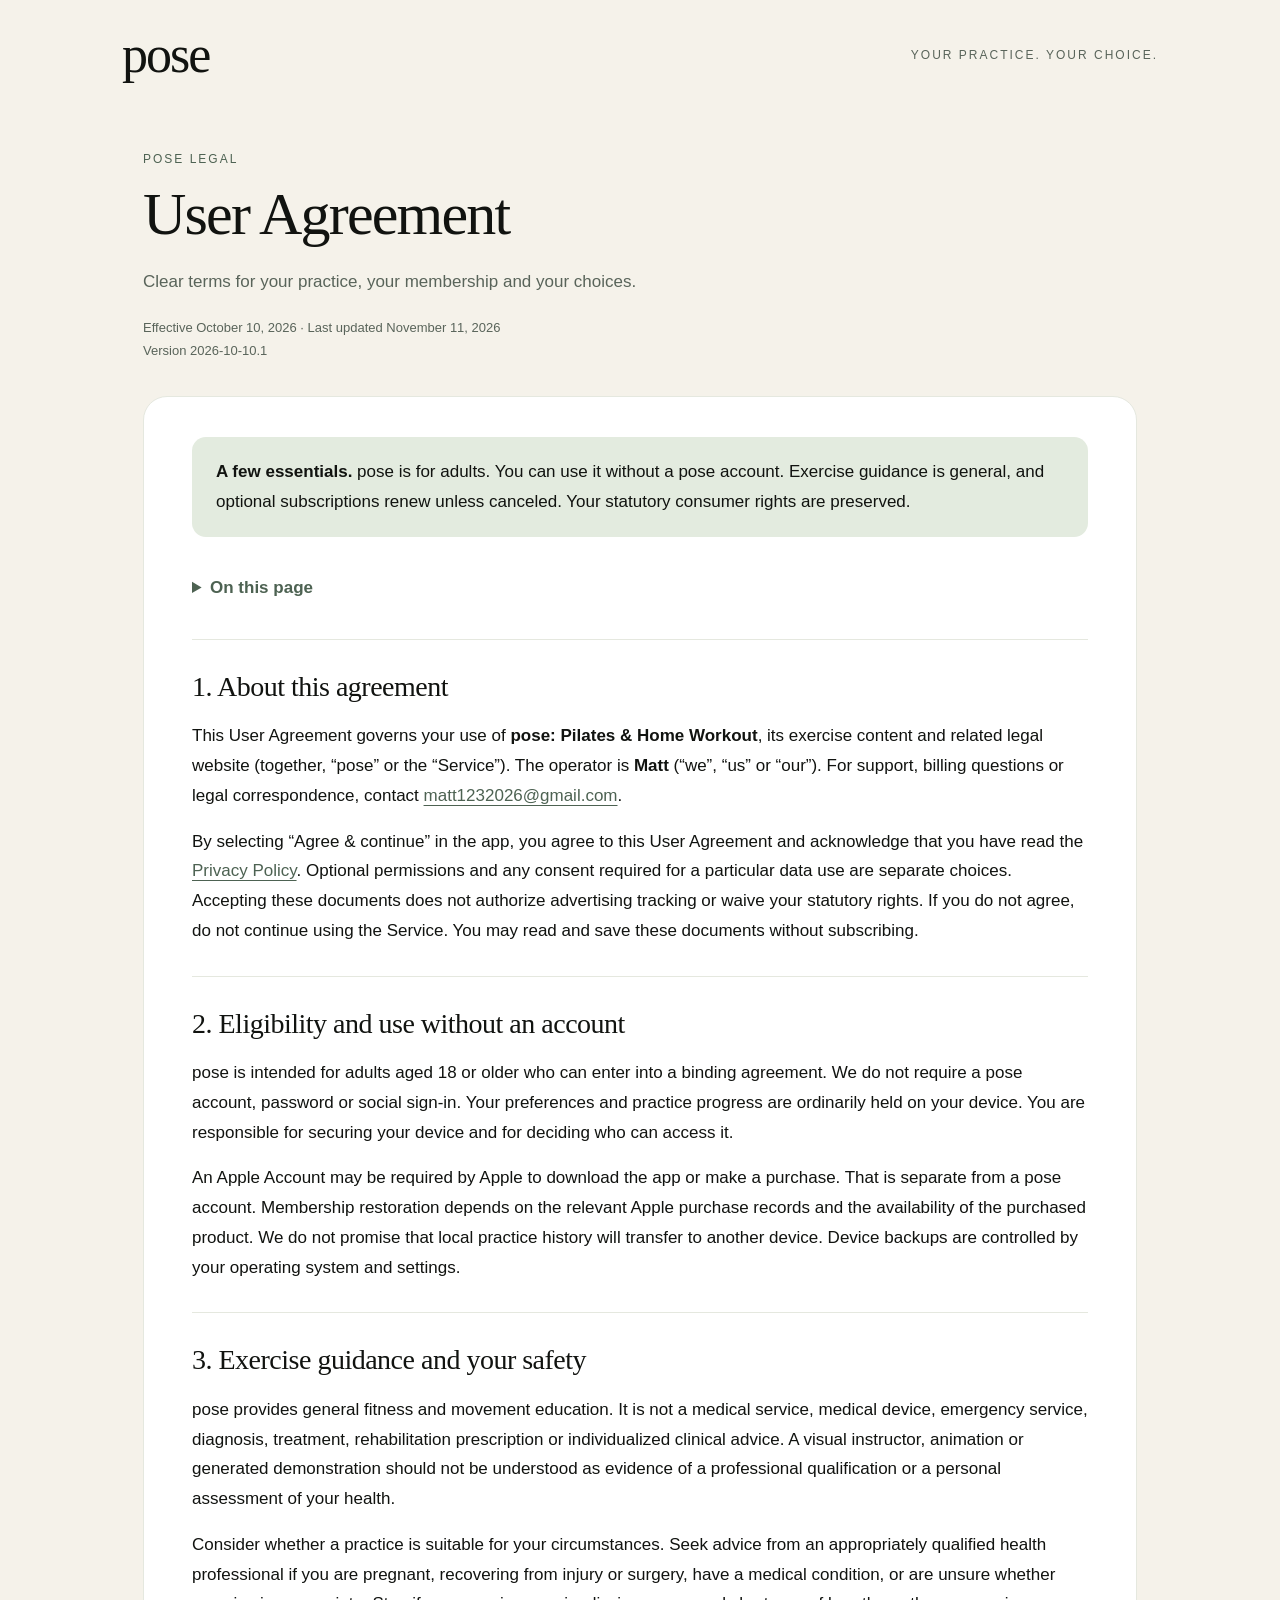
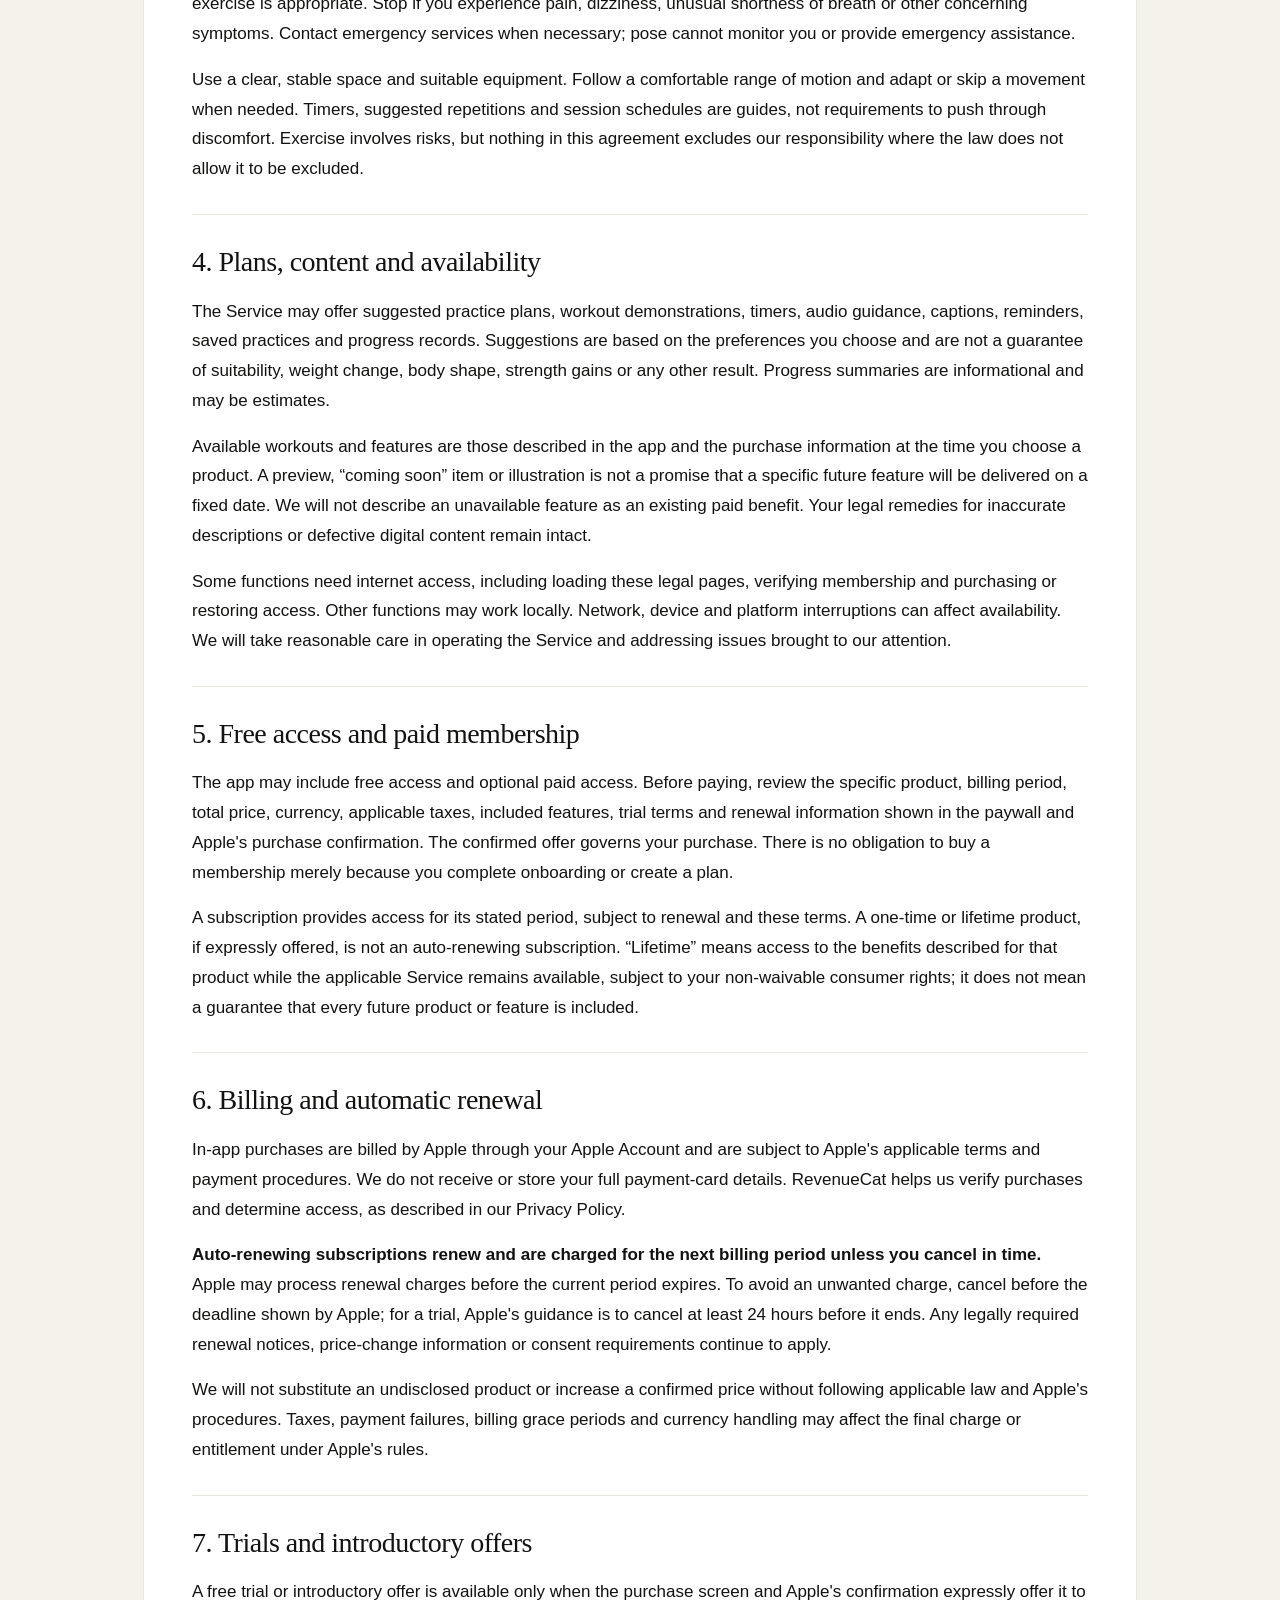
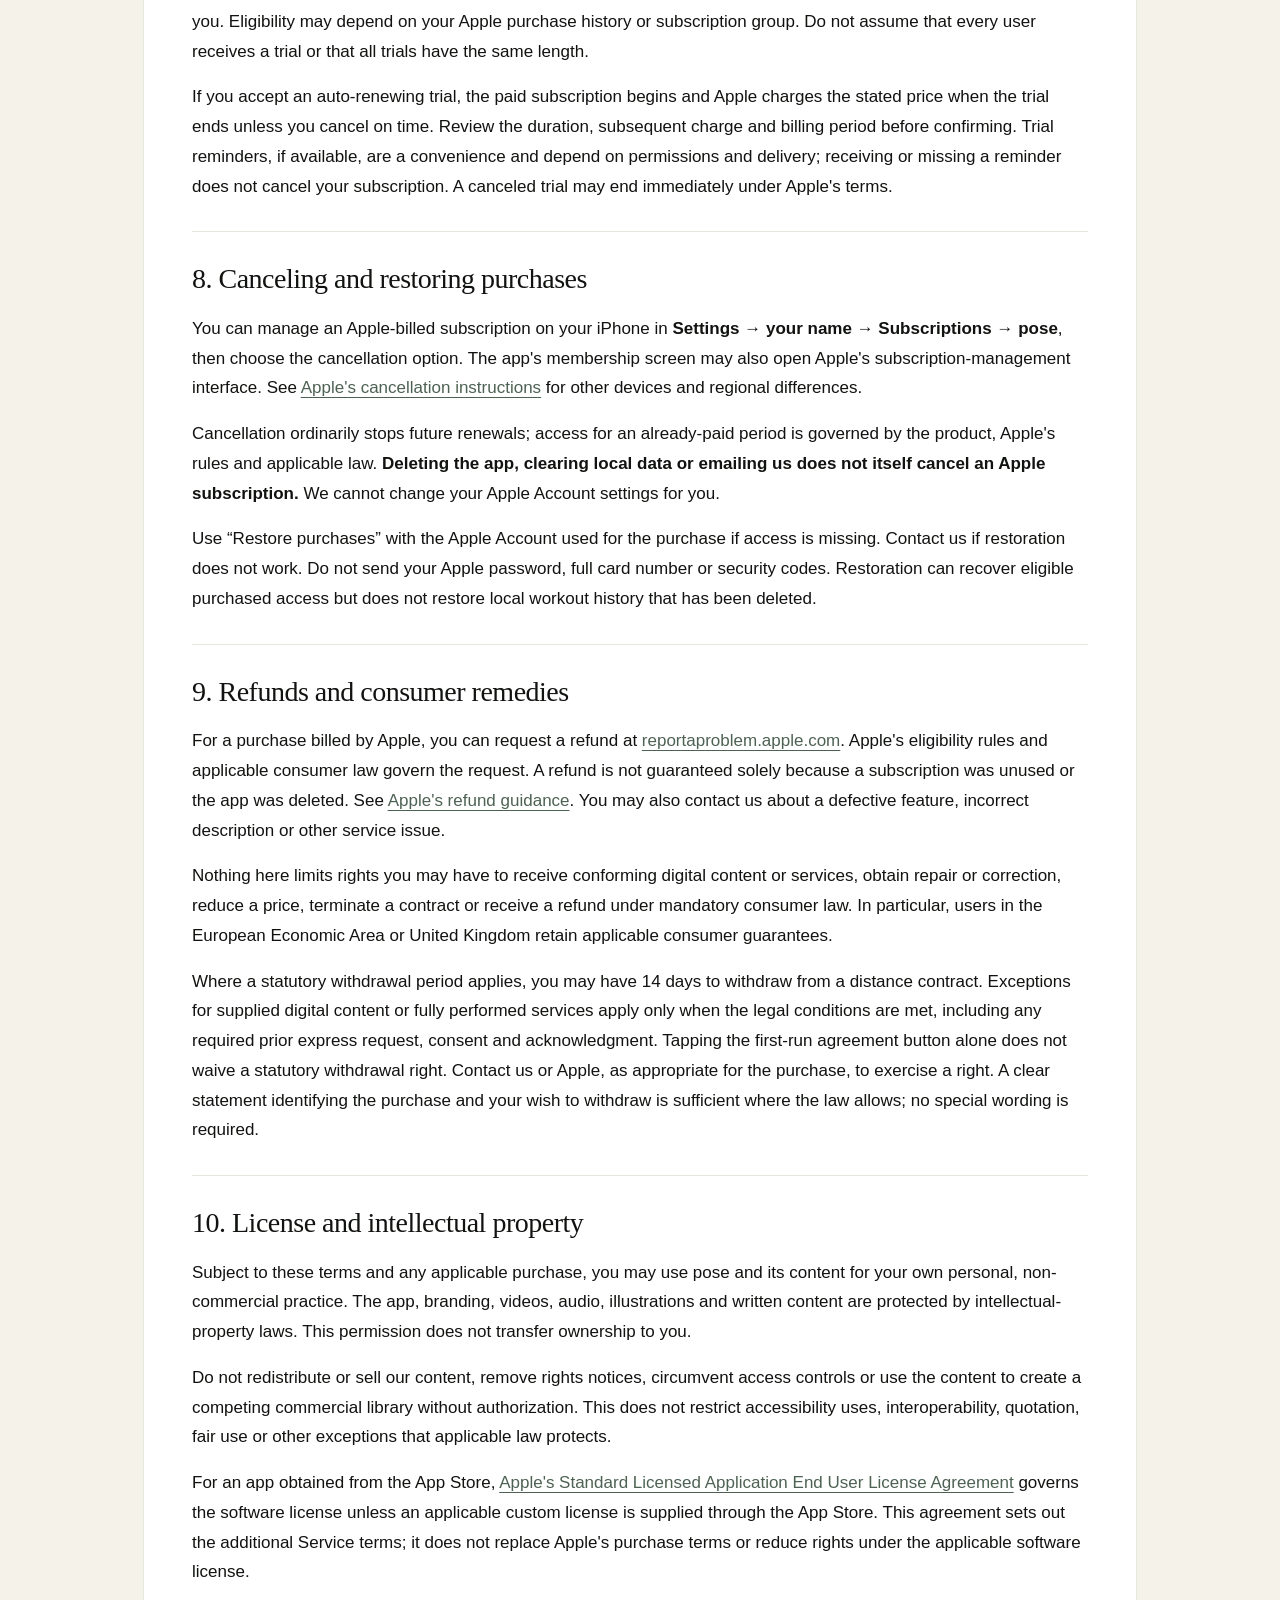
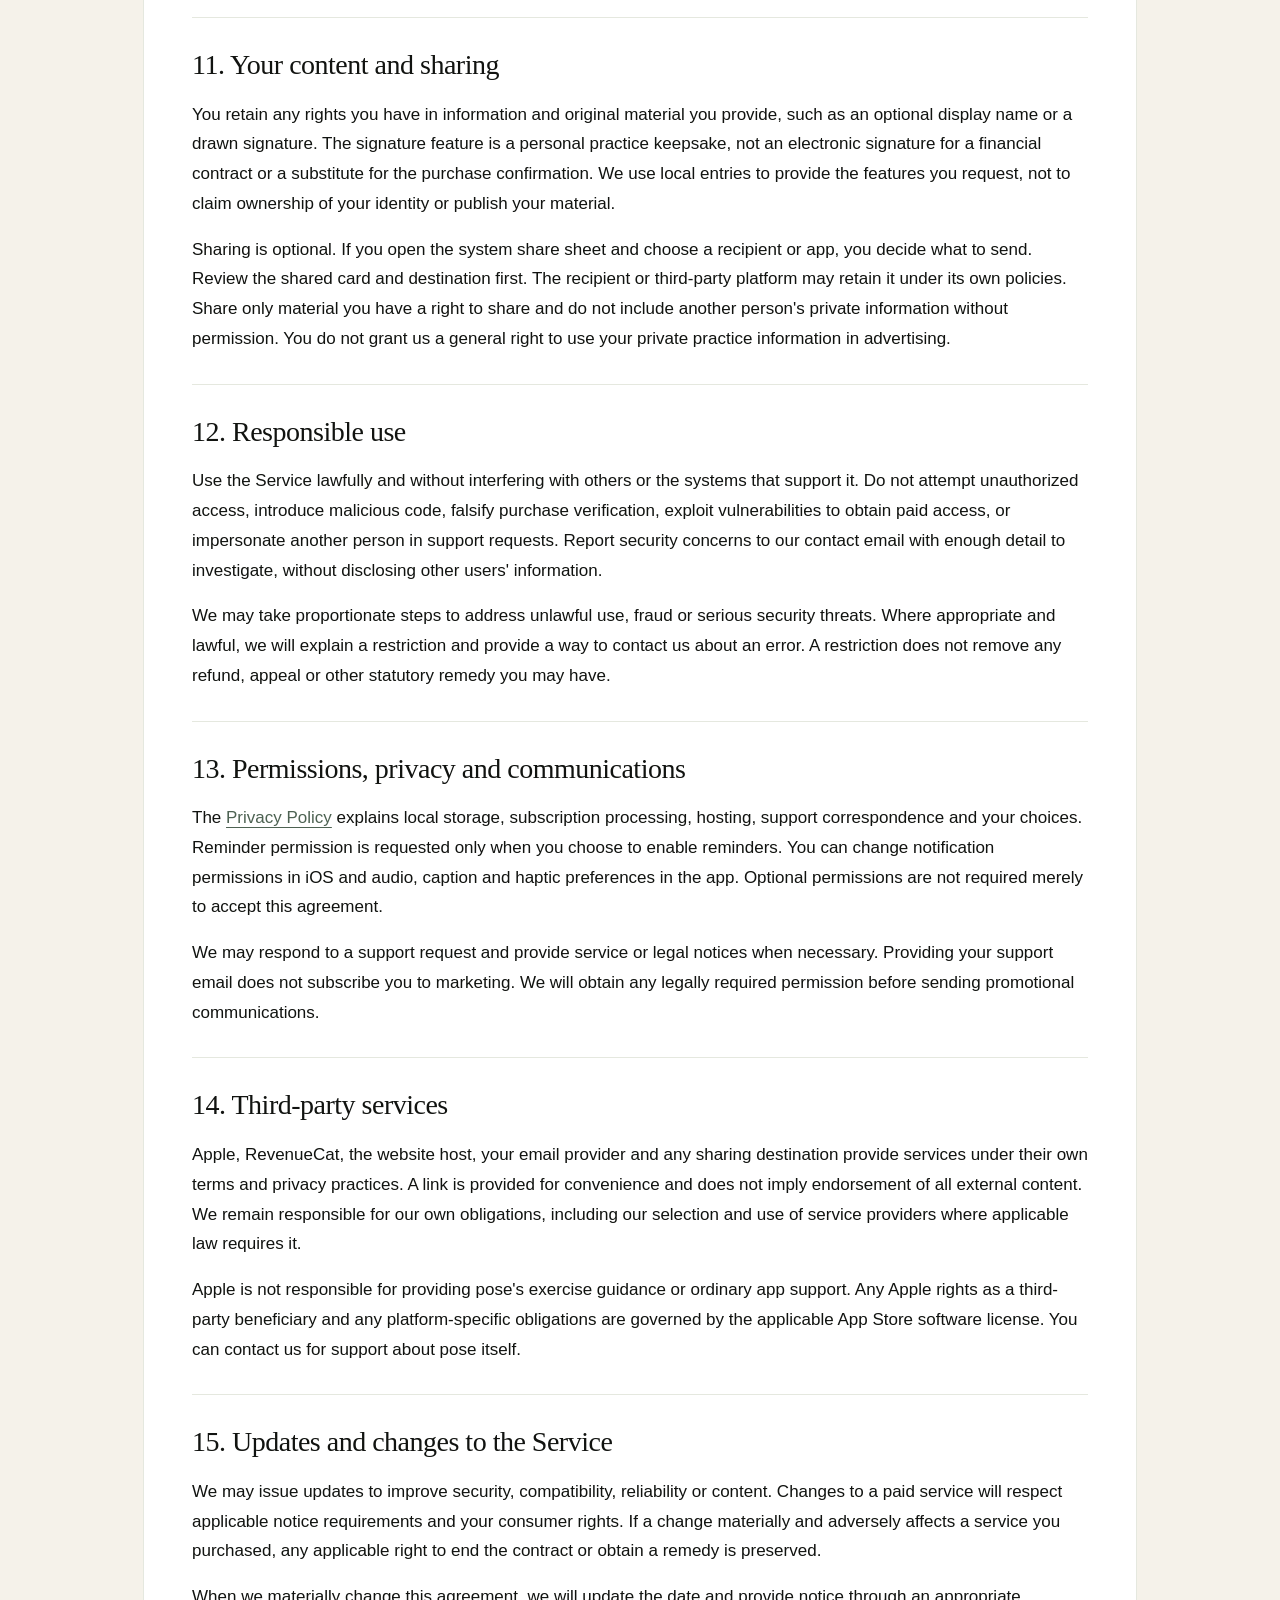
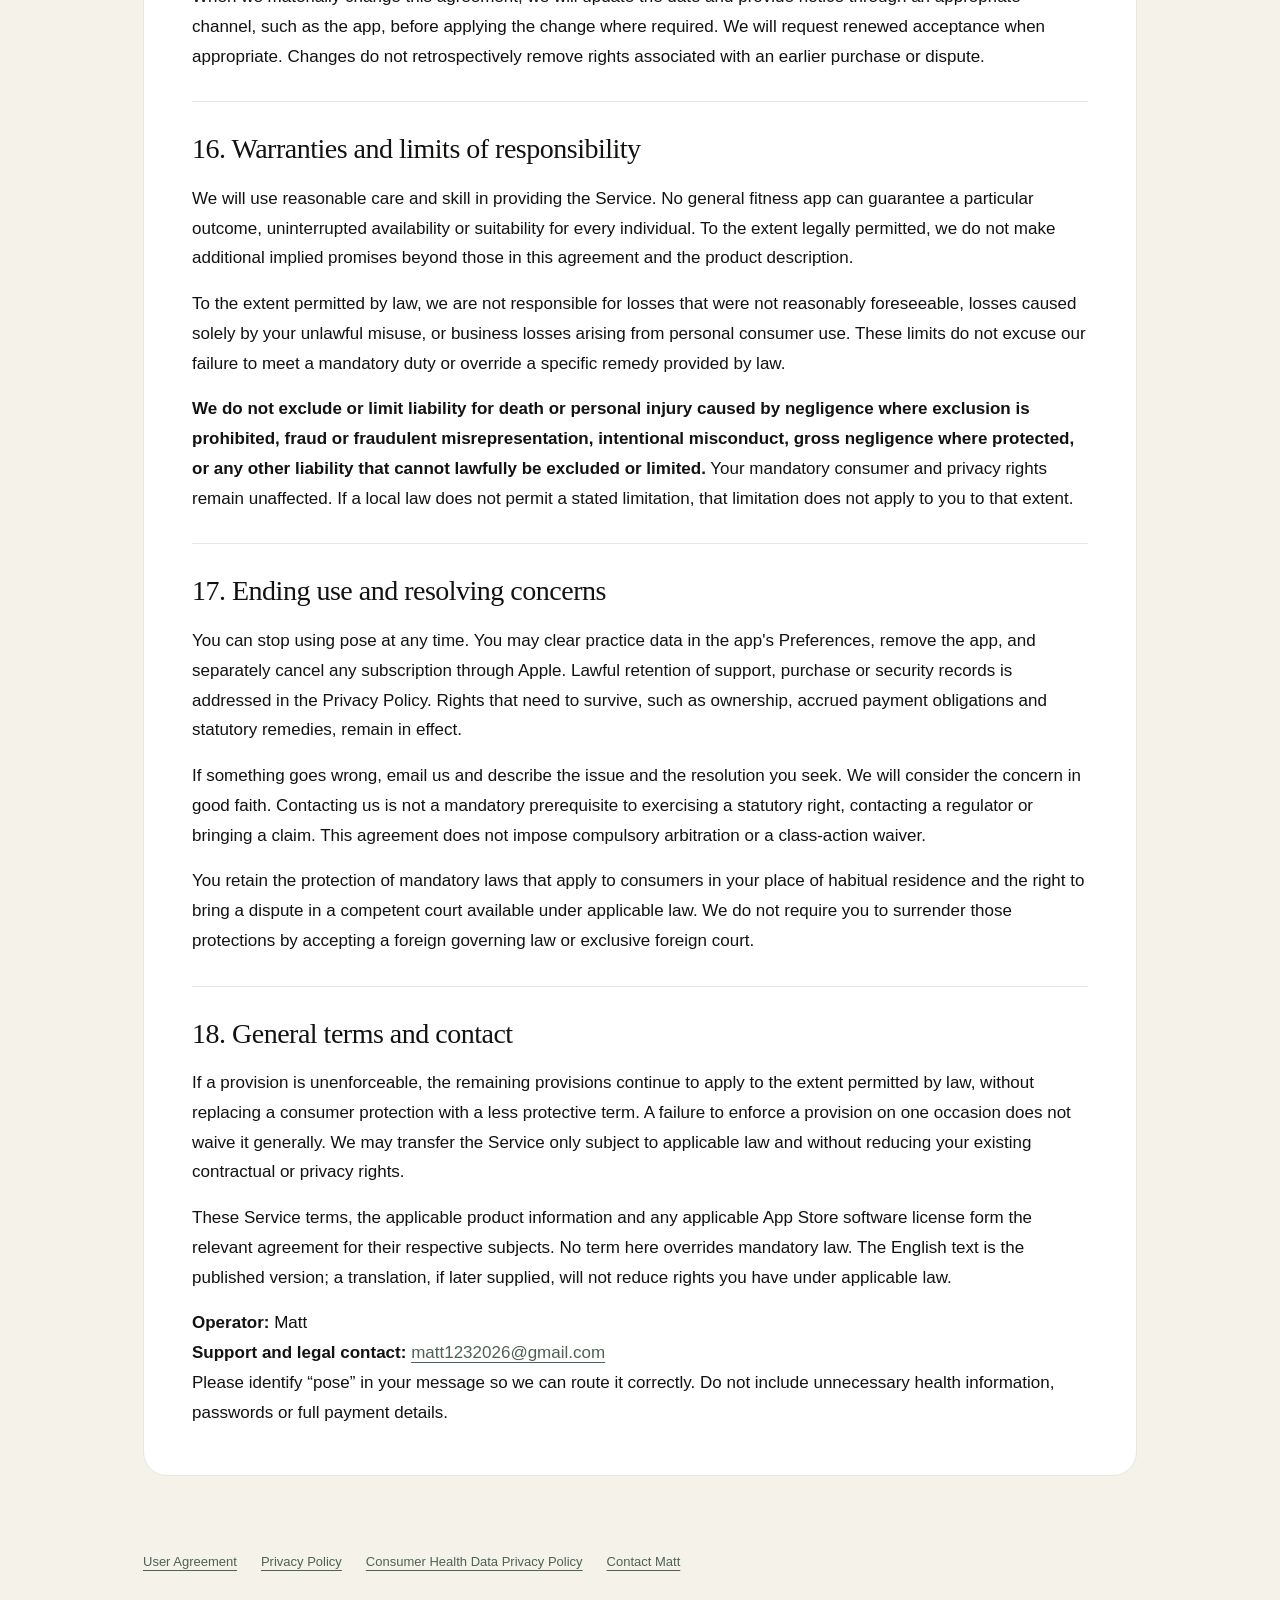
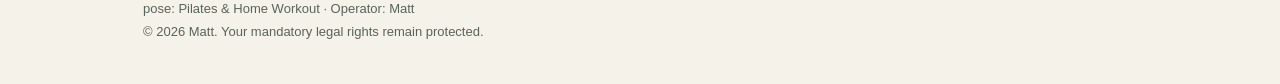
<file: terms/index.html>
<!doctype html>
<html lang="en"><head><meta charset="utf-8"><meta name="viewport" content="width=device-width, initial-scale=1"><meta name="color-scheme" content="light"><title>User Agreement · pose</title><meta name="description" content="Clear terms for your practice, your membership and your choices."><meta name="theme-color" content="#f5f2ea"><link rel="canonical" href="https://lee271420-ship-it.github.io/pose-legal/terms/"><link rel="icon" href="../favicon.svg" type="image/svg+xml"><link rel="stylesheet" href="../styles.css"></head><body>
<a class="skip" href="#main">Skip to content</a><header class="site-header"><a class="brand" href="../" aria-label="pose legal home">pose</a><span class="brand-note">your practice. your choice.</span></header>
<main id="main"><div class="hero"><p class="eyebrow">pose legal</p><h1>User Agreement</h1><p class="intro">Clear terms for your practice, your membership and your choices.</p><p class="meta">Effective October 10, 2026 · Last updated November 11, 2026<br>Version 2026-10-10.1</p></div><article class="document" aria-label="User Agreement"><div class="summary"><p><strong>A few essentials.</strong> pose is for adults. You can use it without a pose account. Exercise guidance is general, and optional subscriptions renew unless canceled. Your statutory consumer rights are preserved.</p></div><details class="toc"><summary>On this page</summary><ol><li><a href="#about-this-agreement">About this agreement</a></li><li><a href="#eligibility-and-use-without-an-account">Eligibility and use without an account</a></li><li><a href="#exercise-guidance-and-your-safety">Exercise guidance and your safety</a></li><li><a href="#plans-content-and-availability">Plans, content and availability</a></li><li><a href="#free-access-and-paid-membership">Free access and paid membership</a></li><li><a href="#billing-and-automatic-renewal">Billing and automatic renewal</a></li><li><a href="#trials-and-introductory-offers">Trials and introductory offers</a></li><li><a href="#canceling-and-restoring-purchases">Canceling and restoring purchases</a></li><li><a href="#refunds-and-consumer-remedies">Refunds and consumer remedies</a></li><li><a href="#license-and-intellectual-property">License and intellectual property</a></li><li><a href="#your-content-and-sharing">Your content and sharing</a></li><li><a href="#responsible-use">Responsible use</a></li><li><a href="#permissions-privacy-and-communications">Permissions, privacy and communications</a></li><li><a href="#third-party-services">Third-party services</a></li><li><a href="#updates-and-changes-to-the-service">Updates and changes to the Service</a></li><li><a href="#warranties-and-limits-of-responsibility">Warranties and limits of responsibility</a></li><li><a href="#ending-use-and-resolving-concerns">Ending use and resolving concerns</a></li><li><a href="#general-terms-and-contact">General terms and contact</a></li></ol></details><section id="about-this-agreement" aria-labelledby="heading-about-this-agreement"><h2 id="heading-about-this-agreement">1. About this agreement</h2><p>This User Agreement governs your use of <strong>pose: Pilates &amp; Home Workout</strong>, its exercise content and related legal website (together, “pose” or the “Service”). The operator is <strong>Matt</strong> (“we”, “us” or “our”). For support, billing questions or legal correspondence, contact <a href="mailto:matt1232026@gmail.com">matt1232026@gmail.com</a>.</p><p>By selecting “Agree &amp; continue” in the app, you agree to this User Agreement and acknowledge that you have read the <a href="../privacy/">Privacy Policy</a>. Optional permissions and any consent required for a particular data use are separate choices. Accepting these documents does not authorize advertising tracking or waive your statutory rights. If you do not agree, do not continue using the Service. You may read and save these documents without subscribing.</p></section><section id="eligibility-and-use-without-an-account" aria-labelledby="heading-eligibility-and-use-without-an-account"><h2 id="heading-eligibility-and-use-without-an-account">2. Eligibility and use without an account</h2><p>pose is intended for adults aged 18 or older who can enter into a binding agreement. We do not require a pose account, password or social sign-in. Your preferences and practice progress are ordinarily held on your device. You are responsible for securing your device and for deciding who can access it.</p><p>An Apple Account may be required by Apple to download the app or make a purchase. That is separate from a pose account. Membership restoration depends on the relevant Apple purchase records and the availability of the purchased product. We do not promise that local practice history will transfer to another device. Device backups are controlled by your operating system and settings.</p></section><section id="exercise-guidance-and-your-safety" aria-labelledby="heading-exercise-guidance-and-your-safety"><h2 id="heading-exercise-guidance-and-your-safety">3. Exercise guidance and your safety</h2><p>pose provides general fitness and movement education. It is not a medical service, medical device, emergency service, diagnosis, treatment, rehabilitation prescription or individualized clinical advice. A visual instructor, animation or generated demonstration should not be understood as evidence of a professional qualification or a personal assessment of your health.</p><p>Consider whether a practice is suitable for your circumstances. Seek advice from an appropriately qualified health professional if you are pregnant, recovering from injury or surgery, have a medical condition, or are unsure whether exercise is appropriate. Stop if you experience pain, dizziness, unusual shortness of breath or other concerning symptoms. Contact emergency services when necessary; pose cannot monitor you or provide emergency assistance.</p><p>Use a clear, stable space and suitable equipment. Follow a comfortable range of motion and adapt or skip a movement when needed. Timers, suggested repetitions and session schedules are guides, not requirements to push through discomfort. Exercise involves risks, but nothing in this agreement excludes our responsibility where the law does not allow it to be excluded.</p></section><section id="plans-content-and-availability" aria-labelledby="heading-plans-content-and-availability"><h2 id="heading-plans-content-and-availability">4. Plans, content and availability</h2><p>The Service may offer suggested practice plans, workout demonstrations, timers, audio guidance, captions, reminders, saved practices and progress records. Suggestions are based on the preferences you choose and are not a guarantee of suitability, weight change, body shape, strength gains or any other result. Progress summaries are informational and may be estimates.</p><p>Available workouts and features are those described in the app and the purchase information at the time you choose a product. A preview, “coming soon” item or illustration is not a promise that a specific future feature will be delivered on a fixed date. We will not describe an unavailable feature as an existing paid benefit. Your legal remedies for inaccurate descriptions or defective digital content remain intact.</p><p>Some functions need internet access, including loading these legal pages, verifying membership and purchasing or restoring access. Other functions may work locally. Network, device and platform interruptions can affect availability. We will take reasonable care in operating the Service and addressing issues brought to our attention.</p></section><section id="free-access-and-paid-membership" aria-labelledby="heading-free-access-and-paid-membership"><h2 id="heading-free-access-and-paid-membership">5. Free access and paid membership</h2><p>The app may include free access and optional paid access. Before paying, review the specific product, billing period, total price, currency, applicable taxes, included features, trial terms and renewal information shown in the paywall and Apple's purchase confirmation. The confirmed offer governs your purchase. There is no obligation to buy a membership merely because you complete onboarding or create a plan.</p><p>A subscription provides access for its stated period, subject to renewal and these terms. A one-time or lifetime product, if expressly offered, is not an auto-renewing subscription. “Lifetime” means access to the benefits described for that product while the applicable Service remains available, subject to your non-waivable consumer rights; it does not mean a guarantee that every future product or feature is included.</p></section><section id="billing-and-automatic-renewal" aria-labelledby="heading-billing-and-automatic-renewal"><h2 id="heading-billing-and-automatic-renewal">6. Billing and automatic renewal</h2><p>In-app purchases are billed by Apple through your Apple Account and are subject to Apple's applicable terms and payment procedures. We do not receive or store your full payment-card details. RevenueCat helps us verify purchases and determine access, as described in our Privacy Policy.</p><p><strong>Auto-renewing subscriptions renew and are charged for the next billing period unless you cancel in time.</strong> Apple may process renewal charges before the current period expires. To avoid an unwanted charge, cancel before the deadline shown by Apple; for a trial, Apple's guidance is to cancel at least 24 hours before it ends. Any legally required renewal notices, price-change information or consent requirements continue to apply.</p><p>We will not substitute an undisclosed product or increase a confirmed price without following applicable law and Apple's procedures. Taxes, payment failures, billing grace periods and currency handling may affect the final charge or entitlement under Apple's rules.</p></section><section id="trials-and-introductory-offers" aria-labelledby="heading-trials-and-introductory-offers"><h2 id="heading-trials-and-introductory-offers">7. Trials and introductory offers</h2><p>A free trial or introductory offer is available only when the purchase screen and Apple's confirmation expressly offer it to you. Eligibility may depend on your Apple purchase history or subscription group. Do not assume that every user receives a trial or that all trials have the same length.</p><p>If you accept an auto-renewing trial, the paid subscription begins and Apple charges the stated price when the trial ends unless you cancel on time. Review the duration, subsequent charge and billing period before confirming. Trial reminders, if available, are a convenience and depend on permissions and delivery; receiving or missing a reminder does not cancel your subscription. A canceled trial may end immediately under Apple's terms.</p></section><section id="canceling-and-restoring-purchases" aria-labelledby="heading-canceling-and-restoring-purchases"><h2 id="heading-canceling-and-restoring-purchases">8. Canceling and restoring purchases</h2><p>You can manage an Apple-billed subscription on your iPhone in <strong>Settings → your name → Subscriptions → pose</strong>, then choose the cancellation option. The app's membership screen may also open Apple's subscription-management interface. See <a href="https://support.apple.com/en-us/118428">Apple's cancellation instructions</a> for other devices and regional differences.</p><p>Cancellation ordinarily stops future renewals; access for an already-paid period is governed by the product, Apple's rules and applicable law. <strong>Deleting the app, clearing local data or emailing us does not itself cancel an Apple subscription.</strong> We cannot change your Apple Account settings for you.</p><p>Use “Restore purchases” with the Apple Account used for the purchase if access is missing. Contact us if restoration does not work. Do not send your Apple password, full card number or security codes. Restoration can recover eligible purchased access but does not restore local workout history that has been deleted.</p></section><section id="refunds-and-consumer-remedies" aria-labelledby="heading-refunds-and-consumer-remedies"><h2 id="heading-refunds-and-consumer-remedies">9. Refunds and consumer remedies</h2><p>For a purchase billed by Apple, you can request a refund at <a href="https://reportaproblem.apple.com/">reportaproblem.apple.com</a>. Apple's eligibility rules and applicable consumer law govern the request. A refund is not guaranteed solely because a subscription was unused or the app was deleted. See <a href="https://support.apple.com/en-us/118223">Apple's refund guidance</a>. You may also contact us about a defective feature, incorrect description or other service issue.</p><p>Nothing here limits rights you may have to receive conforming digital content or services, obtain repair or correction, reduce a price, terminate a contract or receive a refund under mandatory consumer law. In particular, users in the European Economic Area or United Kingdom retain applicable consumer guarantees.</p><p>Where a statutory withdrawal period applies, you may have 14 days to withdraw from a distance contract. Exceptions for supplied digital content or fully performed services apply only when the legal conditions are met, including any required prior express request, consent and acknowledgment. Tapping the first-run agreement button alone does not waive a statutory withdrawal right. Contact us or Apple, as appropriate for the purchase, to exercise a right. A clear statement identifying the purchase and your wish to withdraw is sufficient where the law allows; no special wording is required.</p></section><section id="license-and-intellectual-property" aria-labelledby="heading-license-and-intellectual-property"><h2 id="heading-license-and-intellectual-property">10. License and intellectual property</h2><p>Subject to these terms and any applicable purchase, you may use pose and its content for your own personal, non-commercial practice. The app, branding, videos, audio, illustrations and written content are protected by intellectual-property laws. This permission does not transfer ownership to you.</p><p>Do not redistribute or sell our content, remove rights notices, circumvent access controls or use the content to create a competing commercial library without authorization. This does not restrict accessibility uses, interoperability, quotation, fair use or other exceptions that applicable law protects.</p><p>For an app obtained from the App Store, <a href="https://www.apple.com/legal/internet-services/itunes/dev/stdeula/">Apple's Standard Licensed Application End User License Agreement</a> governs the software license unless an applicable custom license is supplied through the App Store. This agreement sets out the additional Service terms; it does not replace Apple's purchase terms or reduce rights under the applicable software license.</p></section><section id="your-content-and-sharing" aria-labelledby="heading-your-content-and-sharing"><h2 id="heading-your-content-and-sharing">11. Your content and sharing</h2><p>You retain any rights you have in information and original material you provide, such as an optional display name or a drawn signature. The signature feature is a personal practice keepsake, not an electronic signature for a financial contract or a substitute for the purchase confirmation. We use local entries to provide the features you request, not to claim ownership of your identity or publish your material.</p><p>Sharing is optional. If you open the system share sheet and choose a recipient or app, you decide what to send. Review the shared card and destination first. The recipient or third-party platform may retain it under its own policies. Share only material you have a right to share and do not include another person's private information without permission. You do not grant us a general right to use your private practice information in advertising.</p></section><section id="responsible-use" aria-labelledby="heading-responsible-use"><h2 id="heading-responsible-use">12. Responsible use</h2><p>Use the Service lawfully and without interfering with others or the systems that support it. Do not attempt unauthorized access, introduce malicious code, falsify purchase verification, exploit vulnerabilities to obtain paid access, or impersonate another person in support requests. Report security concerns to our contact email with enough detail to investigate, without disclosing other users' information.</p><p>We may take proportionate steps to address unlawful use, fraud or serious security threats. Where appropriate and lawful, we will explain a restriction and provide a way to contact us about an error. A restriction does not remove any refund, appeal or other statutory remedy you may have.</p></section><section id="permissions-privacy-and-communications" aria-labelledby="heading-permissions-privacy-and-communications"><h2 id="heading-permissions-privacy-and-communications">13. Permissions, privacy and communications</h2><p>The <a href="../privacy/">Privacy Policy</a> explains local storage, subscription processing, hosting, support correspondence and your choices. Reminder permission is requested only when you choose to enable reminders. You can change notification permissions in iOS and audio, caption and haptic preferences in the app. Optional permissions are not required merely to accept this agreement.</p><p>We may respond to a support request and provide service or legal notices when necessary. Providing your support email does not subscribe you to marketing. We will obtain any legally required permission before sending promotional communications.</p></section><section id="third-party-services" aria-labelledby="heading-third-party-services"><h2 id="heading-third-party-services">14. Third-party services</h2><p>Apple, RevenueCat, the website host, your email provider and any sharing destination provide services under their own terms and privacy practices. A link is provided for convenience and does not imply endorsement of all external content. We remain responsible for our own obligations, including our selection and use of service providers where applicable law requires it.</p><p>Apple is not responsible for providing pose's exercise guidance or ordinary app support. Any Apple rights as a third-party beneficiary and any platform-specific obligations are governed by the applicable App Store software license. You can contact us for support about pose itself.</p></section><section id="updates-and-changes-to-the-service" aria-labelledby="heading-updates-and-changes-to-the-service"><h2 id="heading-updates-and-changes-to-the-service">15. Updates and changes to the Service</h2><p>We may issue updates to improve security, compatibility, reliability or content. Changes to a paid service will respect applicable notice requirements and your consumer rights. If a change materially and adversely affects a service you purchased, any applicable right to end the contract or obtain a remedy is preserved.</p><p>When we materially change this agreement, we will update the date and provide notice through an appropriate channel, such as the app, before applying the change where required. We will request renewed acceptance when appropriate. Changes do not retrospectively remove rights associated with an earlier purchase or dispute.</p></section><section id="warranties-and-limits-of-responsibility" aria-labelledby="heading-warranties-and-limits-of-responsibility"><h2 id="heading-warranties-and-limits-of-responsibility">16. Warranties and limits of responsibility</h2><p>We will use reasonable care and skill in providing the Service. No general fitness app can guarantee a particular outcome, uninterrupted availability or suitability for every individual. To the extent legally permitted, we do not make additional implied promises beyond those in this agreement and the product description.</p><p>To the extent permitted by law, we are not responsible for losses that were not reasonably foreseeable, losses caused solely by your unlawful misuse, or business losses arising from personal consumer use. These limits do not excuse our failure to meet a mandatory duty or override a specific remedy provided by law.</p><p><strong>We do not exclude or limit liability for death or personal injury caused by negligence where exclusion is prohibited, fraud or fraudulent misrepresentation, intentional misconduct, gross negligence where protected, or any other liability that cannot lawfully be excluded or limited.</strong> Your mandatory consumer and privacy rights remain unaffected. If a local law does not permit a stated limitation, that limitation does not apply to you to that extent.</p></section><section id="ending-use-and-resolving-concerns" aria-labelledby="heading-ending-use-and-resolving-concerns"><h2 id="heading-ending-use-and-resolving-concerns">17. Ending use and resolving concerns</h2><p>You can stop using pose at any time. You may clear practice data in the app's Preferences, remove the app, and separately cancel any subscription through Apple. Lawful retention of support, purchase or security records is addressed in the Privacy Policy. Rights that need to survive, such as ownership, accrued payment obligations and statutory remedies, remain in effect.</p><p>If something goes wrong, email us and describe the issue and the resolution you seek. We will consider the concern in good faith. Contacting us is not a mandatory prerequisite to exercising a statutory right, contacting a regulator or bringing a claim. This agreement does not impose compulsory arbitration or a class-action waiver.</p><p>You retain the protection of mandatory laws that apply to consumers in your place of habitual residence and the right to bring a dispute in a competent court available under applicable law. We do not require you to surrender those protections by accepting a foreign governing law or exclusive foreign court.</p></section><section id="general-terms-and-contact" aria-labelledby="heading-general-terms-and-contact"><h2 id="heading-general-terms-and-contact">18. General terms and contact</h2><p>If a provision is unenforceable, the remaining provisions continue to apply to the extent permitted by law, without replacing a consumer protection with a less protective term. A failure to enforce a provision on one occasion does not waive it generally. We may transfer the Service only subject to applicable law and without reducing your existing contractual or privacy rights.</p><p>These Service terms, the applicable product information and any applicable App Store software license form the relevant agreement for their respective subjects. No term here overrides mandatory law. The English text is the published version; a translation, if later supplied, will not reduce rights you have under applicable law.</p><p><strong>Operator:</strong> Matt<br><strong>Support and legal contact:</strong> <a href="mailto:matt1232026@gmail.com">matt1232026@gmail.com</a><br>Please identify “pose” in your message so we can route it correctly. Do not include unnecessary health information, passwords or full payment details.</p></section></article></main><footer><nav class="footer-links" aria-label="Legal documents"><a href="../terms/">User Agreement</a><a href="../privacy/">Privacy Policy</a><a href="../consumer-health/">Consumer Health Data Privacy Policy</a><a href="mailto:matt1232026@gmail.com">Contact Matt</a></nav><p>pose: Pilates &amp; Home Workout · Operator: Matt<br>© 2026 Matt. Your mandatory legal rights remain protected.</p></footer></body></html>
</file>
<file: styles.css>
:root{color-scheme:light;--cream:#f5f2ea;--ink:#111310;--muted:#59645a;--green:#4d6252;--pale:#e3ebdf;--line:#e5e8df}
*{box-sizing:border-box}html{scroll-behavior:smooth;scroll-padding-top:28px}body{margin:0;background:var(--cream);color:var(--ink);font:17px/1.75 -apple-system,BlinkMacSystemFont,"Segoe UI",sans-serif;-webkit-text-size-adjust:100%}
a{color:var(--green);text-decoration:underline;text-underline-offset:4px;overflow-wrap:anywhere}a:hover{color:#223e2c}a:focus-visible,summary:focus-visible{outline:3px solid var(--green);outline-offset:5px;border-radius:3px}
.skip{position:absolute;left:16px;top:12px;transform:translateY(-200%);padding:12px 20px;background:#fff;z-index:10}.skip:focus{transform:none}
.site-header{max-width:1100px;margin:auto;padding:24px 32px;display:flex;align-items:center;justify-content:space-between;gap:20px}.brand{font:52px/.9 Georgia,"Times New Roman",serif;letter-spacing:-2px;color:var(--ink);text-decoration:none;padding:8px 0}.brand-note{font-size:12px;letter-spacing:2px;text-transform:uppercase;color:var(--muted)}
main{max-width:1050px;margin:14px auto 64px;padding:0 28px}.hero{padding:24px 0 34px;max-width:780px}.eyebrow{text-transform:uppercase;letter-spacing:2px;font-size:12px;color:var(--green);margin:0 0 12px}h1{font:clamp(38px,6vw,60px)/1.09 Georgia,"Times New Roman",serif;letter-spacing:-1.8px;margin:0 0 20px}h2{font:28px/1.2 Georgia,"Times New Roman",serif;letter-spacing:-.5px;margin:0 0 18px}.intro{max-width:650px;color:var(--muted);margin:0 0 20px}.meta{font-size:13px;color:var(--muted);margin:0}.document{background:#fff;border-radius:24px;padding:40px 48px;border:1px solid var(--line)}.summary{padding:20px 24px;background:var(--pale);border-radius:14px;margin:0 0 28px}.summary p{margin:0}p{margin:0 0 16px}p:last-child{margin-bottom:0}section{padding:30px 0;border-top:1px solid var(--line)}section:last-child{padding-bottom:8px}ul{padding-left:22px;margin:10px 0 18px}li{margin:8px 0}strong{font-weight:600}.toc{margin:0 0 28px}.toc summary{cursor:pointer;min-height:44px;padding:8px 0;color:var(--green);font-weight:600}.toc ol{columns:2;column-gap:30px;padding-left:24px;font-size:14px}.toc a{display:inline-block;padding:4px 0;line-height:1.5}footer{max-width:1050px;margin:0 auto 40px;padding:0 28px;color:var(--muted);font-size:13px}.footer-links{display:flex;flex-wrap:wrap;gap:4px 24px;margin-bottom:14px}.footer-links a{min-height:44px;display:inline-flex;align-items:center}.cards{display:grid;grid-template-columns:1fr 1fr;gap:18px}.card{display:block;background:#fff;border:1px solid var(--line);border-radius:22px;padding:28px;color:var(--ink);text-decoration:none}.card h2{margin-bottom:12px}.card p{color:var(--muted)}.card span{display:inline-block;color:var(--green);margin-top:20px;text-decoration:underline;text-underline-offset:4px}
@media(max-width:600px){body{font-size:16px;line-height:1.75}.site-header{padding:20px 24px}.brand{font-size:46px}.brand-note{font-size:10px;letter-spacing:1.3px}main{padding:0 18px;margin-top:0}.hero{padding:22px 6px 26px}.document{padding:26px 22px;border-radius:20px}h1{letter-spacing:-1px}h2{font-size:25px}.toc ol{columns:1}.summary{padding:18px}.cards{grid-template-columns:1fr}footer{padding:0 24px}section{padding:26px 0}}
@supports(font:-apple-system-body){body{font:-apple-system-body;line-height:1.75}h1{font:-apple-system-title1;font-family:Georgia,"Times New Roman",serif;line-height:1.15;overflow-wrap:anywhere}h2{font:-apple-system-title3;font-family:Georgia,"Times New Roman",serif;line-height:1.3;overflow-wrap:anywhere}.intro{font-size:1em}.meta,footer{font-size:.85em}.toc ol{font-size:.9em}.eyebrow{font-size:.75em}.brand-note{font-size:10px}}p,li{overflow-wrap:anywhere}
@media(prefers-reduced-motion:reduce){html{scroll-behavior:auto}}@media print{body{background:#fff;color:#000;font:12pt/1.5 serif}.site-header{padding:0 0 20px}.brand-note,.skip,.toc,.footer-links{display:none}main{max-width:none;margin:0;padding:0}.hero{padding:0 0 24px}.document{border:0;padding:0}.summary{border:1px solid #aaa;background:none}section{break-inside:avoid-page}a{color:#000}footer{padding:20px 0}}
</file>
